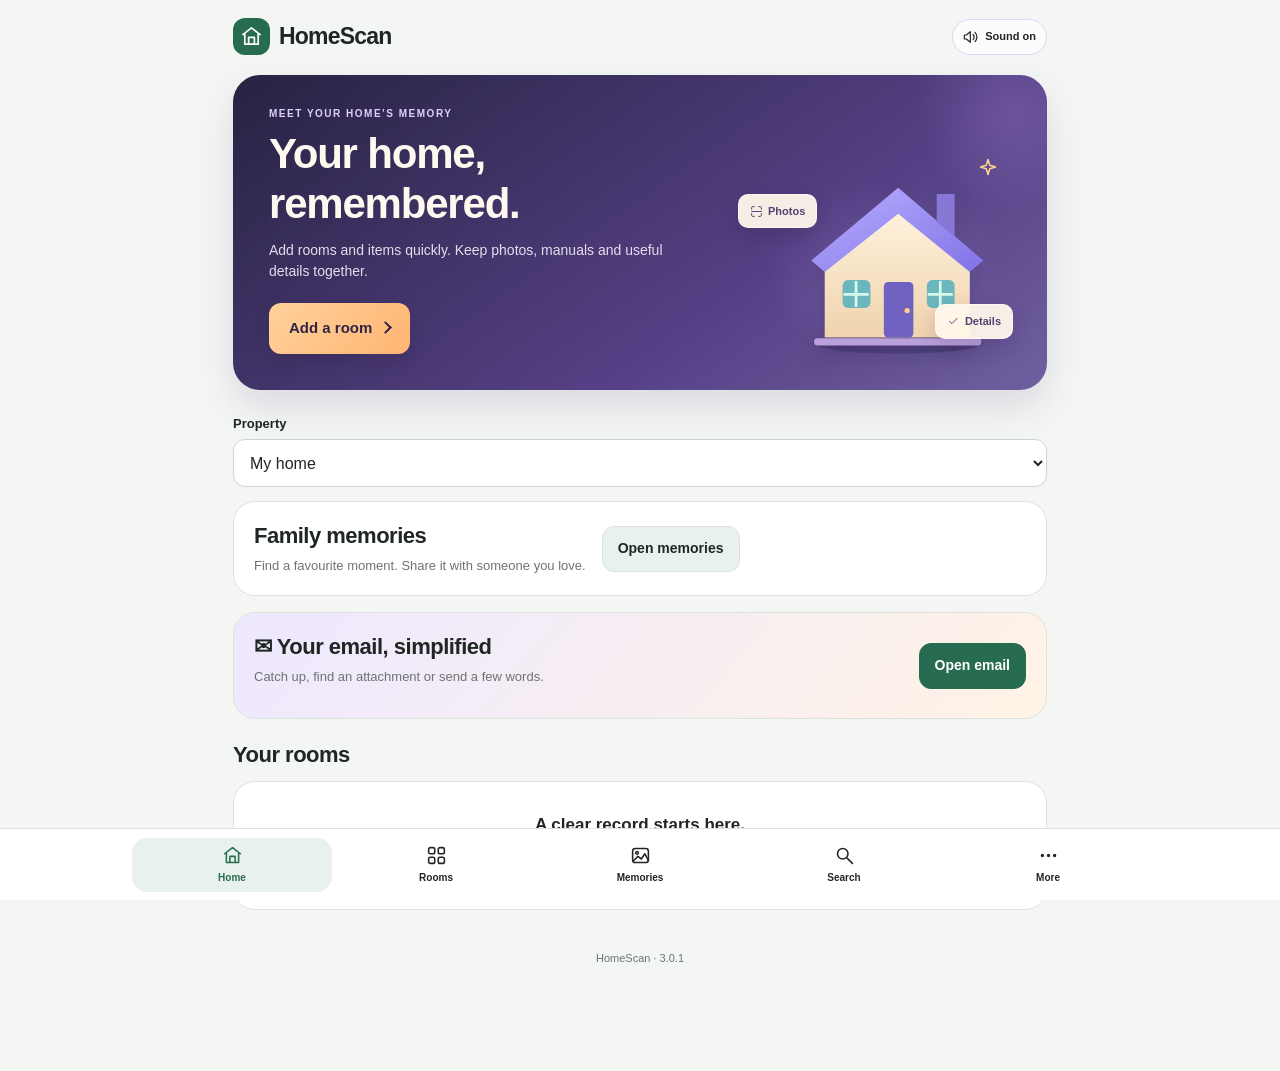
<file: index.html>
<!doctype html>
<html lang="en"><head><meta charset="utf-8"><meta name="viewport" content="width=device-width,initial-scale=1,viewport-fit=cover"><meta name="theme-color" content="#f7f4fd"><meta name="apple-mobile-web-app-capable" content="yes"><meta name="apple-mobile-web-app-title" content="HomeScan"><title>HomeScan — Your home, remembered</title><script>(async()=>{try{if('serviceWorker'in navigator){for(const r of await navigator.serviceWorker.getRegistrations())await r.unregister();}if('caches'in window){for(const k of await caches.keys())await caches.delete(k);}}catch(e){console.warn('HomeScan cache reset',e);}})();</script><link rel="manifest" href="manifest.webmanifest"><link rel="apple-touch-icon" href="icon-192.png"><link rel="stylesheet" href="styles-3.0.1.css"><script defer src="core.js?v=3.0.1"></script><script defer src="catalog.js?v=3.0.1"></script><script defer src="focused.js?v=3.0.1"></script><script defer src="detection.js?v=3.0.1"></script><script defer src="experience.js?v=3.0.1"></script><script defer src="memories.js?v=3.0.1"></script><script defer src="voice.js?v=3.0.1"></script><script defer src="email-config.js?v=3.0.1"></script><script defer src="email.js?v=3.0.1"></script><script defer src="app-3.0.1.js"></script></head>
<body><div class="app"><header class="header"><a href="#home" class="brand" aria-label="HomeScan home"><span class="brand-icon" aria-hidden="true">⌂</span>HomeScan</a><button type="button" id="soundToggle" class="sound-toggle" aria-label="Toggle interaction sound"></button></header><div id="notice" class="notice hidden" role="status"></div><main id="content"><section class="card"><h1>Your home, remembered.</h1><p>Opening your room records…</p></section></main><footer>HomeScan · 3.0.1</footer></div><nav class="bottom-nav" aria-label="Main navigation"><button type="button" data-action="nav" data-page="home">Home</button><button type="button" data-action="nav" data-page="rooms">Rooms</button><button type="button" data-action="nav" data-page="memories">Memories</button><button type="button" data-action="nav" data-page="search">Search</button><button type="button" data-action="nav" data-page="more">More</button></nav><div id="toast" role="status" class="toast hidden"></div><div id="celebration" class="celebration hidden" aria-hidden="true"></div><dialog id="dialog" aria-labelledby="dialogTitle"><div id="dialogBody"></div></dialog><input class="hidden" id="photoInput" type="file" accept="image/*" capture="environment"><input class="hidden" id="galleryInput" type="file" accept="image/*"><input class="hidden" id="labelInput" type="file" accept="image/*" capture="environment"><input class="hidden" id="documentPhotoInput" type="file" accept="image/*" capture="environment"><input class="hidden" id="documentScanInput" type="file" accept="image/*" capture="environment"><input class="hidden" id="documentInput" type="file" accept="application/pdf,image/*"><input class="hidden" id="memoryFiles" type="file" accept="image/*,video/*" multiple><input class="hidden" id="memoryRestore" type="file" accept=".hsm,application/octet-stream"><input class="hidden" id="restoreInput" type="file" accept="application/json,.json"></body></html>
</file>
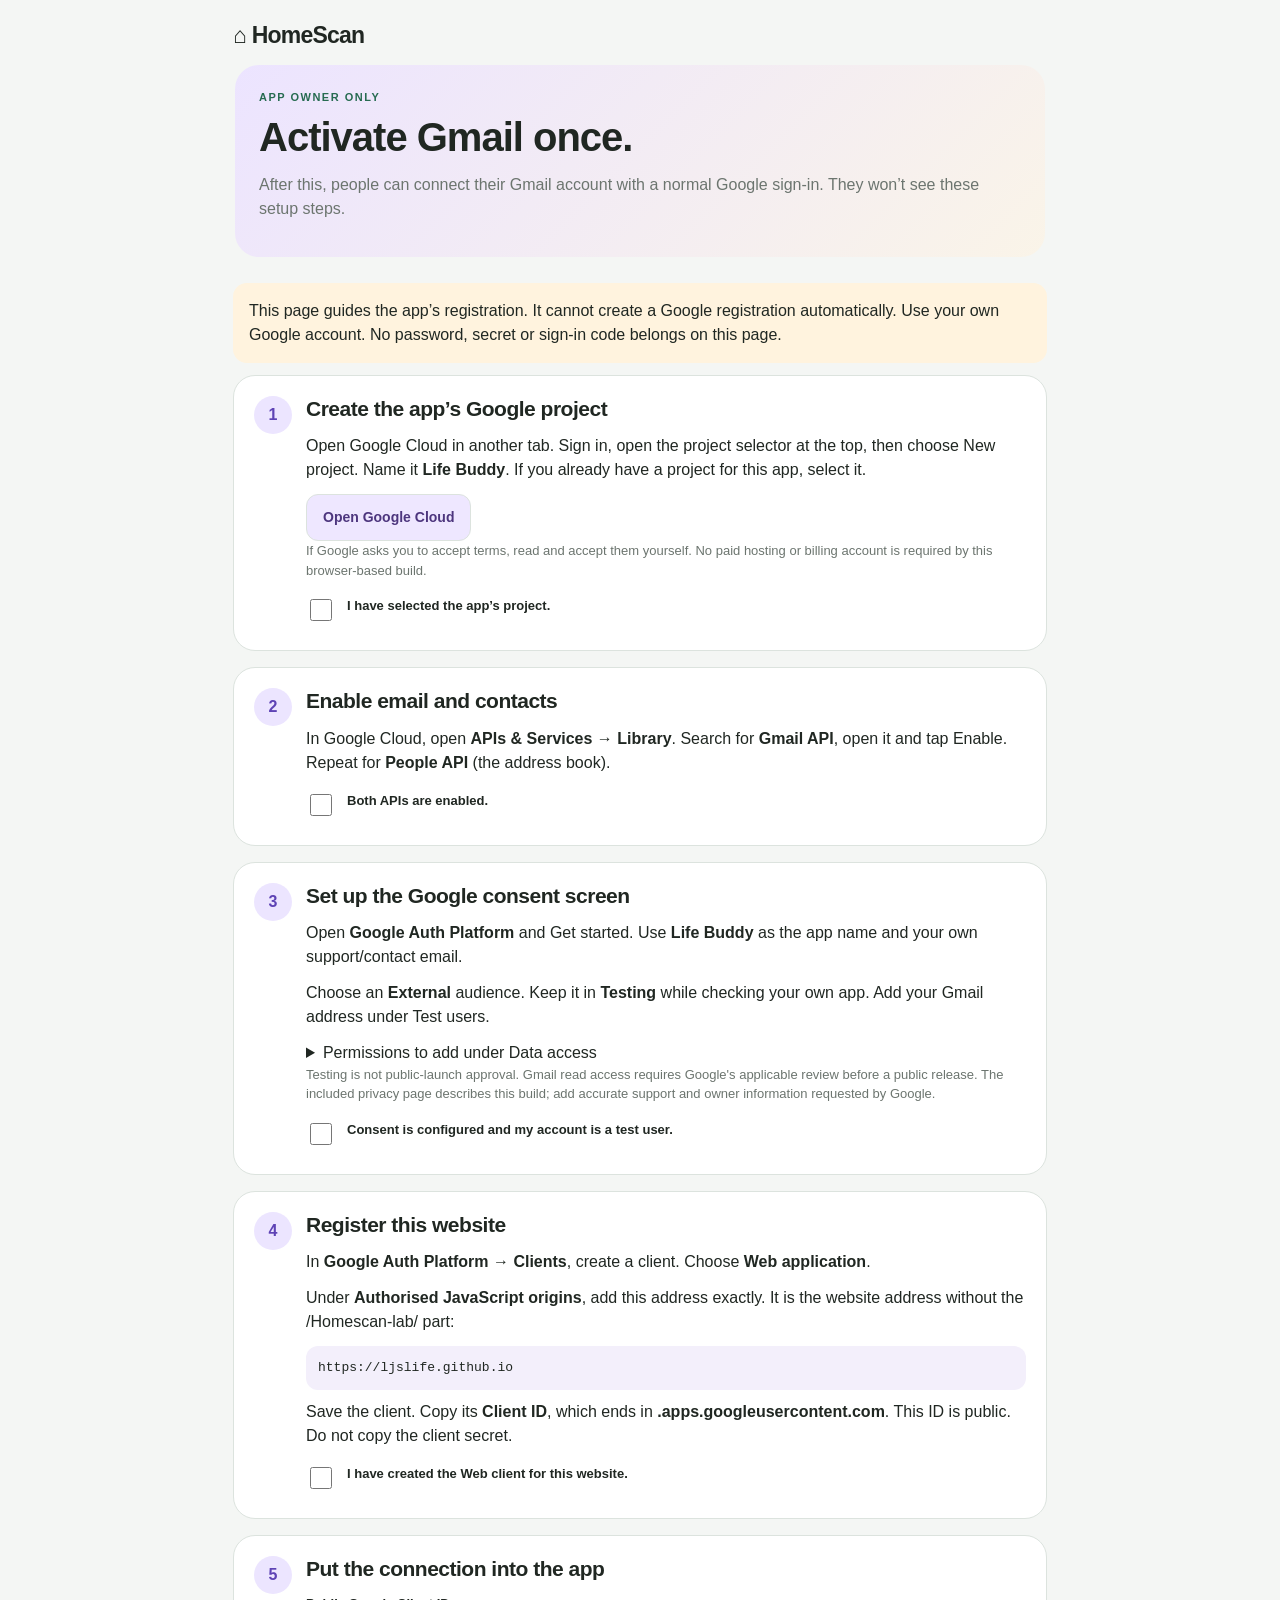
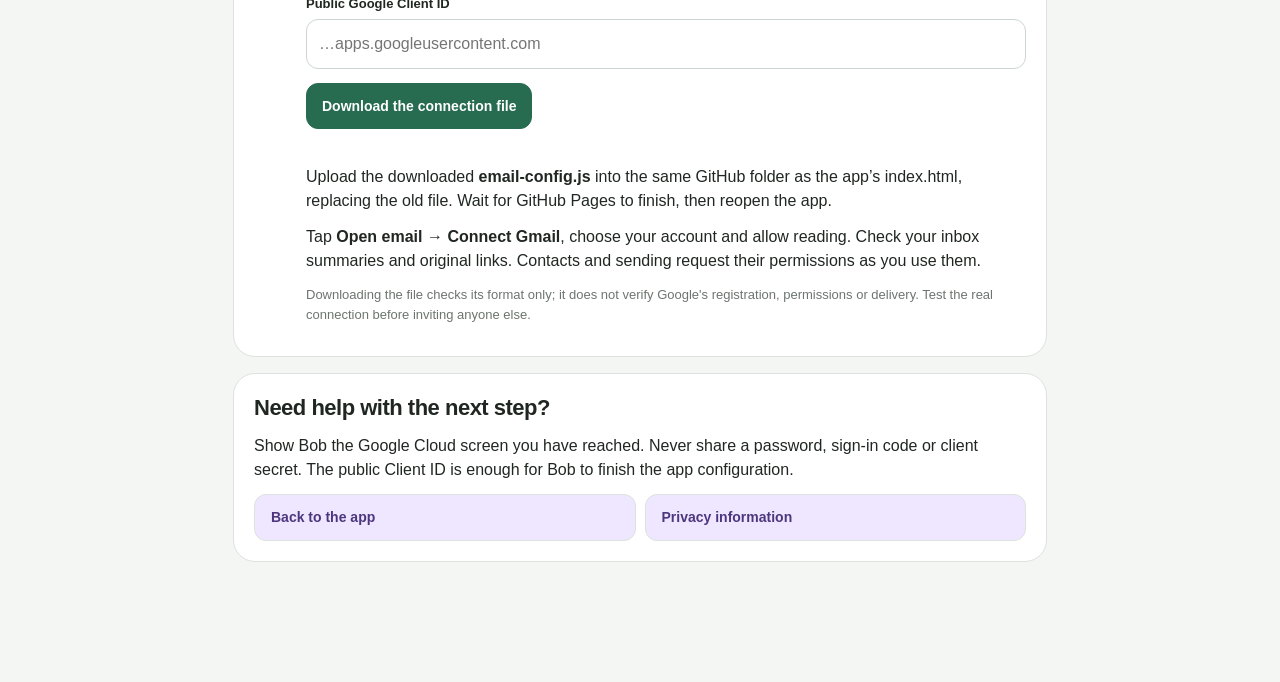
<file: email-owner.html>
<!doctype html><html lang="en"><head><meta charset="utf-8"><meta name="viewport" content="width=device-width,initial-scale=1"><title>Life Buddy · Gmail activation for the app owner</title><link rel="stylesheet" href="styles.css?v=2.7.1"><style>.owner-step{display:flex;gap:14px;align-items:flex-start}.owner-step .number{display:grid;place-items:center;flex-shrink:0;width:38px;height:38px;border-radius:50%;background:#ece5ff;color:#5e43b5;font-weight:750}.owner-step>div{min-width:0}code{display:block;white-space:pre-wrap;overflow-wrap:anywhere;background:#f3effb;padding:12px;border-radius:12px;font-size:13px;margin:10px 0}.owner-check{display:flex;gap:12px;align-items:flex-start;margin-top:16px}.owner-check input{width:22px;height:22px;flex-shrink:0}a.button{display:inline-block;padding:12px 16px;border-radius:12px;text-decoration:none;background:#eee7ff;color:#4d367e;font-weight:650}.owner-note{background:#fff3de;padding:16px;border-radius:14px}.owner-step h2{font-size:21px}.owner-state{min-height:24px;overflow-wrap:anywhere}</style></head><body><main class="app"><a class="brand" href="./">⌂ HomeScan</a><section class="hero email-hero"><div class="eyebrow">App owner only</div><h1>Activate Gmail once.</h1><p>After this, people can connect their Gmail account with a normal Google sign-in. They won’t see these setup steps.</p></section><p class="owner-note">This page guides the app’s registration. It cannot create a Google registration automatically. Use your own Google account. No password, secret or sign-in code belongs on this page.</p>
<section class="card owner-step"><span class="number">1</span><div><h2>Create the app’s Google project</h2><p>Open Google Cloud in another tab. Sign in, open the project selector at the top, then choose New project. Name it <strong>Life Buddy</strong>. If you already have a project for this app, select it.</p><a class="button" href="https://console.cloud.google.com/" target="_blank" rel="noopener noreferrer">Open Google Cloud</a><p class="small">If Google asks you to accept terms, read and accept them yourself. No paid hosting or billing account is required by this browser-based build.</p><label class="owner-check"><input type="checkbox" data-step="project">I have selected the app’s project.</label></div></section>
<section class="card owner-step"><span class="number">2</span><div><h2>Enable email and contacts</h2><p>In Google Cloud, open <strong>APIs & Services → Library</strong>. Search for <strong>Gmail API</strong>, open it and tap Enable. Repeat for <strong>People API</strong> (the address book).</p><label class="owner-check"><input type="checkbox" data-step="apis">Both APIs are enabled.</label></div></section>
<section class="card owner-step"><span class="number">3</span><div><h2>Set up the Google consent screen</h2><p>Open <strong>Google Auth Platform</strong> and Get started. Use <strong>Life Buddy</strong> as the app name and your own support/contact email.</p><p>Choose an <strong>External</strong> audience. Keep it in <strong>Testing</strong> while checking your own app. Add your Gmail address under Test users.</p><details><summary>Permissions to add under Data access</summary><p class="small">Reading is requested when connecting. Contacts and sending are requested when used.</p><code id="scopes">https://www.googleapis.com/auth/gmail.readonly
https://www.googleapis.com/auth/gmail.send
https://www.googleapis.com/auth/contacts.readonly
https://www.googleapis.com/auth/contacts.other.readonly</code></details><p class="small">Testing is not public-launch approval. Gmail read access requires Google's applicable review before a public release. The included privacy page describes this build; add accurate support and owner information requested by Google.</p><label class="owner-check"><input type="checkbox" data-step="consent">Consent is configured and my account is a test user.</label></div></section>
<section class="card owner-step"><span class="number">4</span><div><h2>Register this website</h2><p>In <strong>Google Auth Platform → Clients</strong>, create a client. Choose <strong>Web application</strong>.</p><p>Under <strong>Authorised JavaScript origins</strong>, add this address exactly. It is the website address without the /Homescan-lab/ part:</p><code>https://ljslife.github.io</code><p>Save the client. Copy its <strong>Client ID</strong>, which ends in <strong>.apps.googleusercontent.com</strong>. This ID is public. Do not copy the client secret.</p><label class="owner-check"><input type="checkbox" data-step="client">I have created the Web client for this website.</label></div></section>
<section class="card owner-step"><span class="number">5</span><div><h2>Put the connection into the app</h2><div class="field"><label for="publicClient">Public Google Client ID</label><input id="publicClient" type="text" autocomplete="off" spellcheck="false" placeholder="…apps.googleusercontent.com"></div><button id="downloadConfig" type="button" class="primary">Download the connection file</button><p id="ownerStatus" class="owner-state" role="status"></p><p>Upload the downloaded <strong>email-config.js</strong> into the same GitHub folder as the app’s index.html, replacing the old file. Wait for GitHub Pages to finish, then reopen the app.</p><p>Tap <strong>Open email → Connect Gmail</strong>, choose your account and allow reading. Check your inbox summaries and original links. Contacts and sending request their permissions as you use them.</p><p class="small">Downloading the file checks its format only; it does not verify Google's registration, permissions or delivery. Test the real connection before inviting anyone else.</p></div></section>
<section class="card"><h2>Need help with the next step?</h2><p>Show Bob the Google Cloud screen you have reached. Never share a password, sign-in code or client secret. The public Client ID is enough for Bob to finish the app configuration.</p><div class="actions"><a href="./" class="button">Back to the app</a><a href="privacy.html" class="button">Privacy information</a></div></section></main><script>
(()=>{'use strict';for(const c of document.querySelectorAll('[data-step]')){try{c.checked=localStorage.getItem('homescan.owner.'+c.dataset.step)==='yes';}catch{}c.addEventListener('change',()=>{try{localStorage.setItem('homescan.owner.'+c.dataset.step,c.checked?'yes':'no');}catch{}});}document.getElementById('downloadConfig').onclick=()=>{const value=document.getElementById('publicClient').value.trim(),status=document.getElementById('ownerStatus');if(!/^[\w.-]+\.apps\.googleusercontent\.com$/.test(value)){status.textContent='Use the public Client ID ending in .apps.googleusercontent.com. Do not enter a client secret.';return;}const data='// Public Google Web client ID; no secret or access token.\nwindow.HomeScanEmailConfig='+JSON.stringify({clientId:value})+';\n';const url=URL.createObjectURL(new Blob([data],{type:'text/javascript'})),a=document.createElement('a');a.href=url;a.download='email-config.js';a.click();setTimeout(()=>URL.revokeObjectURL(url),60000);status.textContent='Connection file downloaded. Replace email-config.js in your GitHub app folder. Gmail still needs a real connection test.';};})();
</script></body></html>
</file>
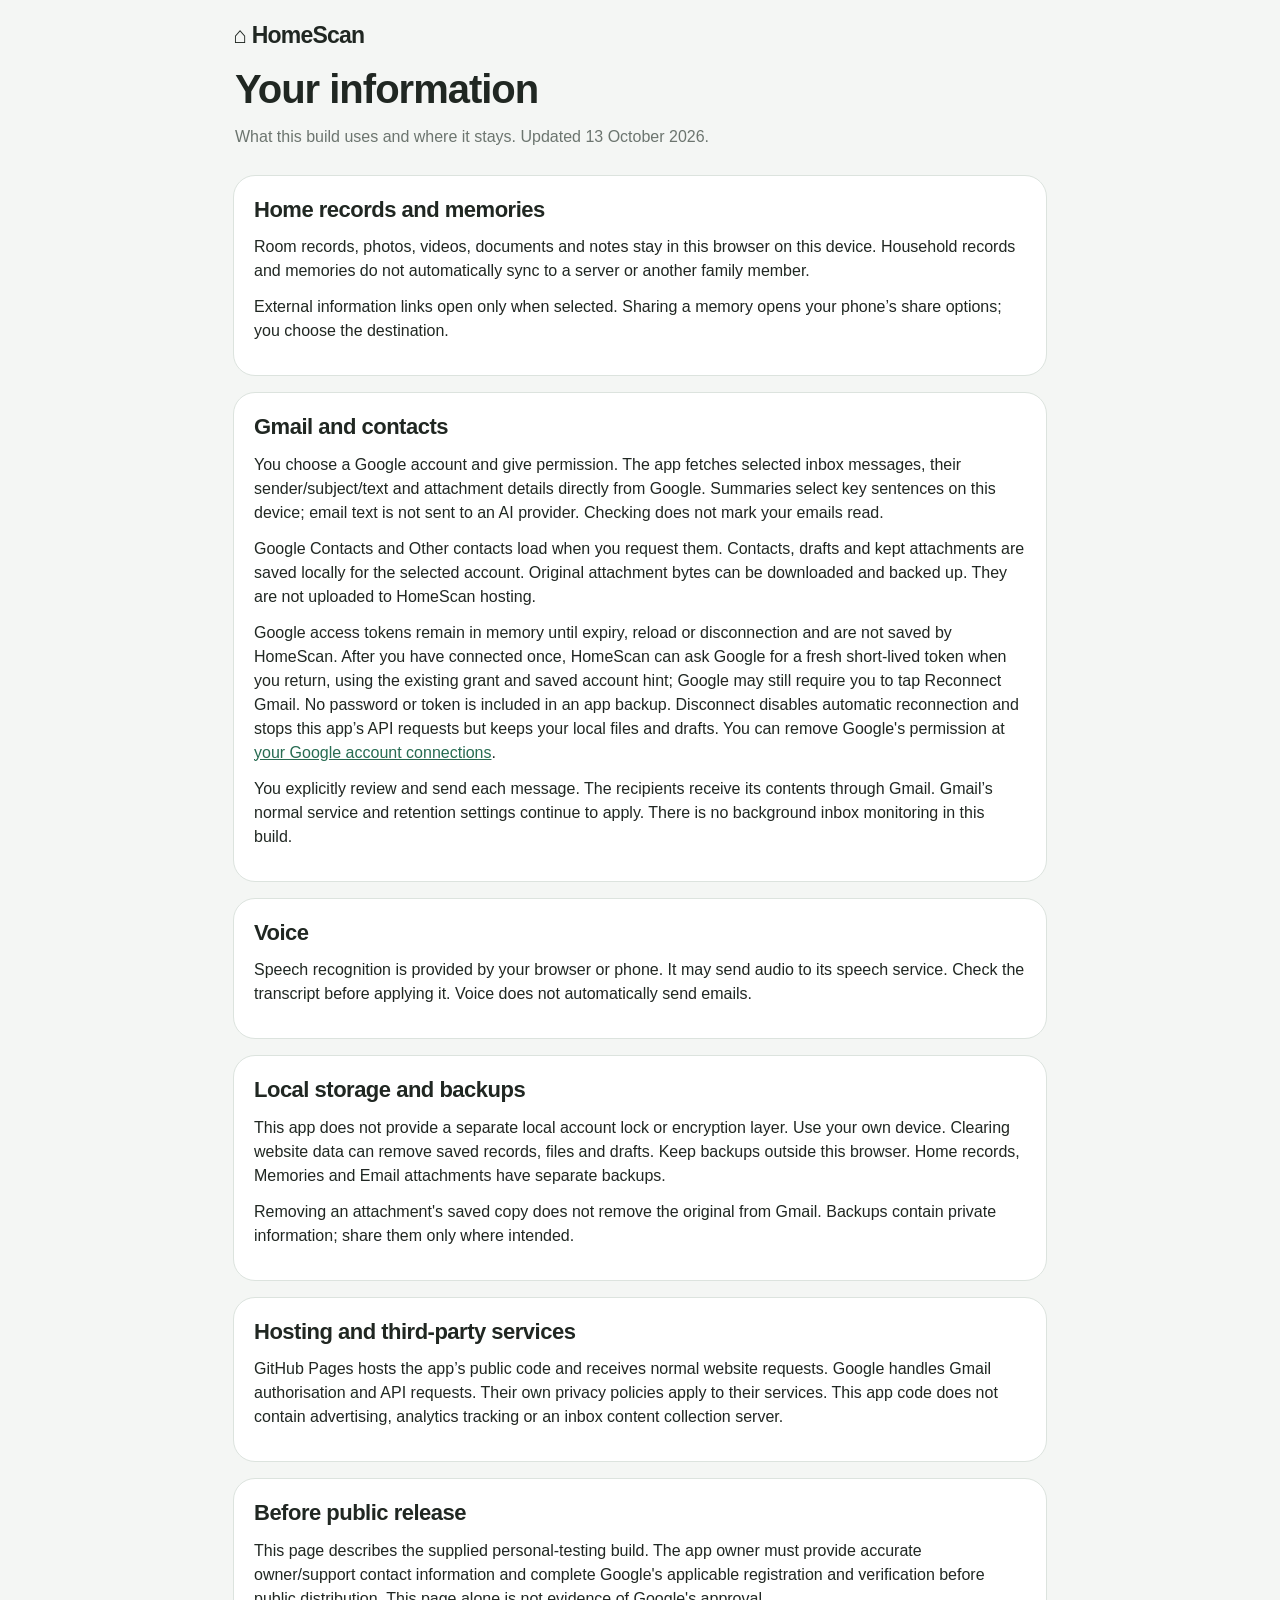
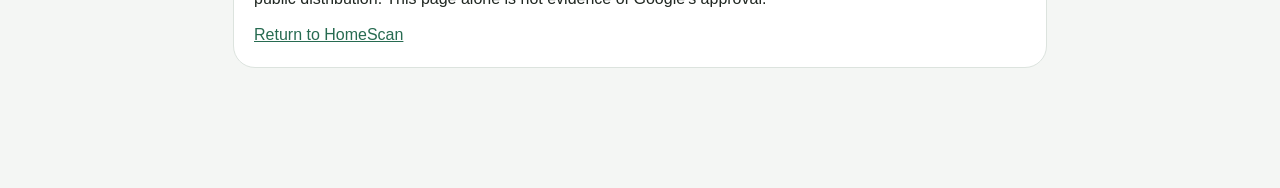
<file: privacy.html>
<!doctype html><html lang="en"><head><meta charset="utf-8"><meta name="viewport" content="width=device-width,initial-scale=1"><title>HomeScan · Privacy information</title><link rel="stylesheet" href="styles-3.0.1.css"></head><body><main class="app"><a class="brand" href="./">⌂ HomeScan</a><section class="hero"><h1>Your information</h1><p>What this build uses and where it stays. Updated 13 October 2026.</p></section><section class="card"><h2>Home records and memories</h2><p>Room records, photos, videos, documents and notes stay in this browser on this device. Household records and memories do not automatically sync to a server or another family member.</p><p>External information links open only when selected. Sharing a memory opens your phone’s share options; you choose the destination.</p></section><section class="card"><h2>Gmail and contacts</h2><p>You choose a Google account and give permission. The app fetches selected inbox messages, their sender/subject/text and attachment details directly from Google. Summaries select key sentences on this device; email text is not sent to an AI provider. Checking does not mark your emails read.</p><p>Google Contacts and Other contacts load when you request them. Contacts, drafts and kept attachments are saved locally for the selected account. Original attachment bytes can be downloaded and backed up. They are not uploaded to HomeScan hosting.</p><p>Google access tokens remain in memory until expiry, reload or disconnection and are not saved by HomeScan. After you have connected once, HomeScan can ask Google for a fresh short-lived token when you return, using the existing grant and saved account hint; Google may still require you to tap Reconnect Gmail. No password or token is included in an app backup. Disconnect disables automatic reconnection and stops this app’s API requests but keeps your local files and drafts. You can remove Google's permission at <a href="https://myaccount.google.com/connections" target="_blank" rel="noopener noreferrer">your Google account connections</a>.</p><p>You explicitly review and send each message. The recipients receive its contents through Gmail. Gmail’s normal service and retention settings continue to apply. There is no background inbox monitoring in this build.</p></section><section class="card"><h2>Voice</h2><p>Speech recognition is provided by your browser or phone. It may send audio to its speech service. Check the transcript before applying it. Voice does not automatically send emails.</p></section><section class="card"><h2>Local storage and backups</h2><p>This app does not provide a separate local account lock or encryption layer. Use your own device. Clearing website data can remove saved records, files and drafts. Keep backups outside this browser. Home records, Memories and Email attachments have separate backups.</p><p>Removing an attachment's saved copy does not remove the original from Gmail. Backups contain private information; share them only where intended.</p></section><section class="card"><h2>Hosting and third-party services</h2><p>GitHub Pages hosts the app’s public code and receives normal website requests. Google handles Gmail authorisation and API requests. Their own privacy policies apply to their services. This app code does not contain advertising, analytics tracking or an inbox content collection server.</p></section><section class="card"><h2>Before public release</h2><p>This page describes the supplied personal-testing build. The app owner must provide accurate owner/support contact information and complete Google's applicable registration and verification before public distribution. This page alone is not evidence of Google's approval.</p><a href="./">Return to HomeScan</a></section></main></body></html>
</file>
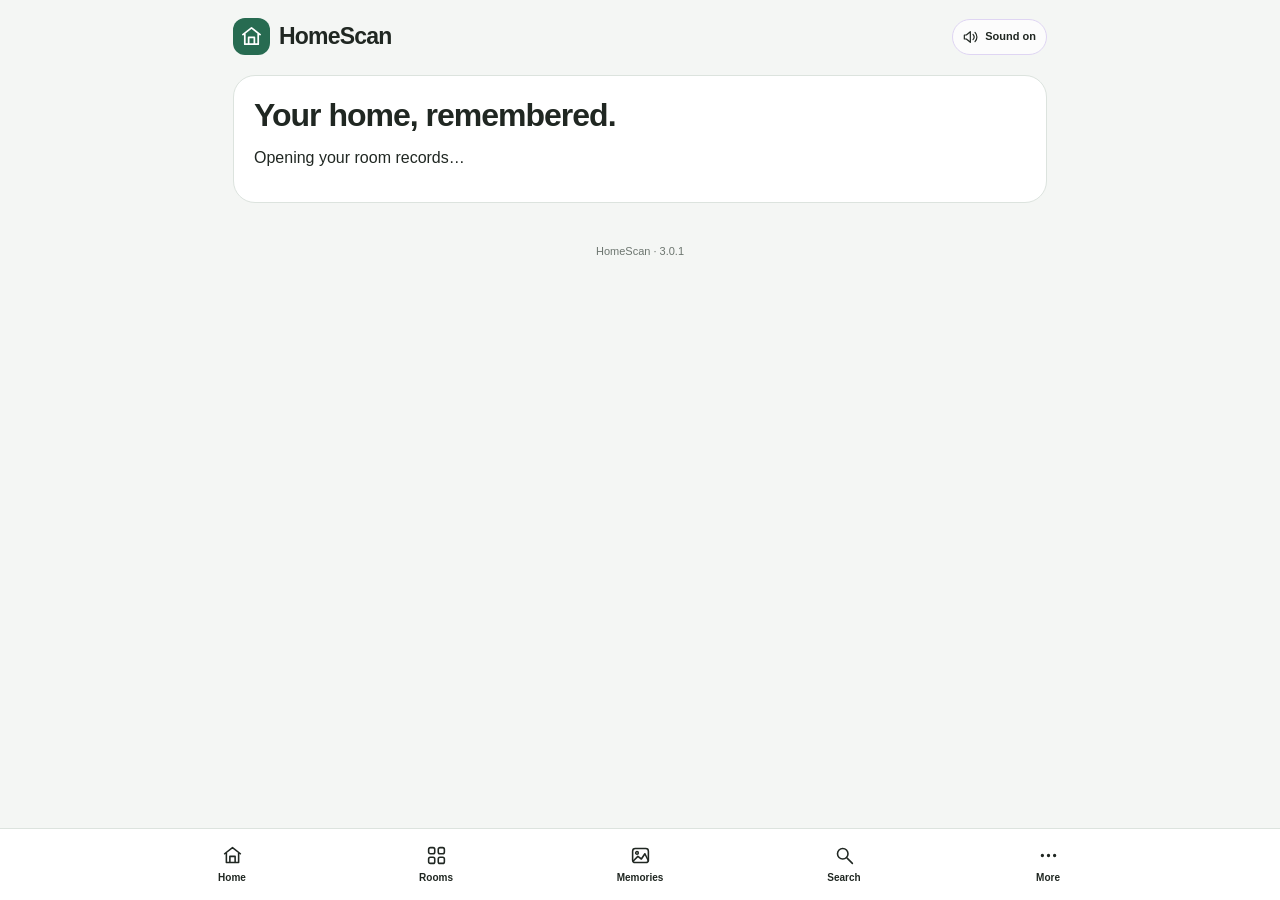
<file: reset.html>
<!doctype html><html lang="en"><head><meta charset="utf-8"><meta name="viewport" content="width=device-width,initial-scale=1"><title>Reset HomeScan</title></head><body style="font-family:-apple-system,BlinkMacSystemFont,Segoe UI,sans-serif;padding:32px"><h1>Refreshing HomeScan…</h1><p>This clears the old offline files and opens the current build.</p><script>(async()=>{try{if("serviceWorker" in navigator){for(const r of await navigator.serviceWorker.getRegistrations())await r.unregister();}if("caches" in window){for(const k of await caches.keys())await caches.delete(k);}}finally{location.replace("./?build=3.0.1&t="+Date.now());}})();</script></body></html>
</file>
<file: styles-3.0.1.css>
:root{--bg:#f4f6f1;--paper:#fff;--ink:#20362b;--muted:#68776d;--green:#276b51;--light:#e8f0e6;--line:#dce5da;--amber:#fff0d2;--amber-ink:#82591e;--red:#a4463c}*{box-sizing:border-box}body{margin:0;background:var(--bg);color:var(--ink);font:16px/1.5 -apple-system,BlinkMacSystemFont,"Segoe UI",sans-serif}button,input,select,textarea{font:inherit}button,a,input,select,textarea{-webkit-tap-highlight-color:transparent}button{cursor:pointer;min-height:46px;border-radius:12px;padding:10px 15px;border:1px solid var(--line);background:white;color:var(--ink);font-size:14px;font-weight:650}button.primary,.button.primary{background:var(--green);color:white;border-color:var(--green)}button.soft{background:var(--light)}button.danger{color:var(--red);background:#fff4f1;border-color:#eedbd3}button:disabled{opacity:.45;cursor:default}button:focus-visible,a:focus-visible{outline:3px solid #83b499;outline-offset:3px}a{color:var(--green);overflow-wrap:anywhere}h1,h2,h3,p{margin-top:0}h1{font-size:32px;letter-spacing:-1px;line-height:1.2;margin-bottom:12px}h2{font-size:22px;line-height:1.25;letter-spacing:-.5px;margin-bottom:12px}h3{font-size:17px;margin-bottom:6px}p{margin-bottom:12px}.app{max-width:850px;margin:auto;padding:calc(env(safe-area-inset-top) + 18px) 18px calc(env(safe-area-inset-bottom) + 104px)}.header{display:flex;justify-content:space-between;align-items:center;gap:10px;margin-bottom:26px}.brand{display:flex;align-items:center;gap:9px;font-size:23px;font-weight:750;letter-spacing:-.7px;text-decoration:none;color:var(--ink)}.brand-icon{width:37px;height:37px;display:grid;place-items:center;font-size:31px;border-radius:12px;background:var(--light);color:var(--green)}.privacy-label{font-size:12px;color:var(--muted)}.hero{margin:12px 2px 26px;max-width:580px}.hero p,.muted{color:var(--muted)}.eyebrow{text-transform:uppercase;letter-spacing:1.5px;font-size:11px;font-weight:700;color:var(--green);margin-bottom:8px}.card{background:white;border:1px solid var(--line);border-radius:20px;padding:20px;margin-bottom:16px}.card.tint{background:#edf3e8}.empty{text-align:center;padding:30px 12px;color:var(--muted)}.empty h2,.empty h3{color:var(--ink)}.actions{display:flex;gap:9px;align-items:center;flex-wrap:wrap}.actions>*{flex:1}.actions .wide{flex-basis:100%}.stack{display:grid;gap:12px}.grid{display:grid;gap:14px}.room-grid{grid-template-columns:repeat(auto-fit,minmax(230px,1fr))}.section-head{display:flex;justify-content:space-between;align-items:center;gap:12px;flex-wrap:wrap;margin:22px 0 12px}.section-head h2{margin:0}.room-card{padding:0;text-align:left;border-radius:18px;overflow:hidden;background:white;display:block;min-width:0}.room-card img,.room-empty{width:100%;height:145px;object-fit:cover;background:#e8eee5;display:block}.room-empty{display:grid;place-items:center;color:#72907c;font-size:42px}.room-caption{padding:14px 16px}.room-caption strong{display:block;font-size:18px}.small{font-size:13px;color:var(--muted)}label{display:block;font-size:13px;font-weight:650;margin-bottom:6px}input:not([type=checkbox]),select,textarea{width:100%;border:1px solid var(--line);border-radius:12px;background:#fafbf8;color:var(--ink);padding:12px;min-height:48px;font-size:16px}textarea{min-height:98px;resize:vertical}input:focus,select:focus,textarea:focus{outline:2px solid #99bea5;outline-offset:2px}.field{margin-bottom:14px}.fields{display:grid;gap:0 14px}.checkbox{display:flex;gap:10px;align-items:center;font-size:14px;font-weight:500}.checkbox input{width:21px;height:21px}.bottom-nav{position:fixed;bottom:0;left:0;right:0;z-index:20;display:flex;justify-content:center;background:#fffffff5;backdrop-filter:blur(16px);border-top:1px solid var(--line);padding:8px 8px calc(env(safe-area-inset-bottom) + 8px);gap:4px}.bottom-nav button{border:0;background:transparent;font-size:12px;flex:1;max-width:200px;padding:10px 7px}.bottom-nav button.active{background:var(--light);color:var(--green)}.item-card{display:flex;gap:14px;padding:15px 0;border-bottom:1px solid var(--line);align-items:flex-start}.item-card:last-child{border-bottom:0}.item-thumb{width:100px;min-width:100px;height:100px;object-fit:contain;background:#f1f4ed;border-radius:13px;display:block;border:1px solid var(--line)}.item-no-photo{display:grid;place-items:center;font-size:12px;text-align:center;color:var(--muted);padding:8px}.item-copy{min-width:0;flex:1}.item-copy h3{overflow-wrap:anywhere}.item-copy .actions{margin-top:10px;gap:6px}.item-copy .actions>*{flex:initial;min-height:40px;padding:8px 10px;font-size:12px}.pill{display:inline-block;border-radius:999px;padding:3px 8px;background:var(--light);color:var(--green);font-size:11px;white-space:nowrap}.pill.review{background:var(--amber);color:var(--amber-ink)}.qty{display:flex;gap:6px;align-items:center;margin-top:10px;font-size:13px}.qty button{min-height:34px;width:34px;padding:4px;font-size:16px}.camera{position:relative;border-radius:16px;background:#142b21;overflow:hidden;aspect-ratio:4/3}.camera video,.camera canvas{position:absolute;inset:0;width:100%;height:100%;object-fit:cover}.camera canvas{pointer-events:none}.camera-label{position:absolute;bottom:12px;left:12px;background:#0c201ac7;color:#e6eee7;border-radius:999px;padding:7px 11px;font-size:12px}.camera-idle{position:absolute;inset:0;display:grid;place-items:center;text-align:center;color:#b5c7b9;font-size:14px;padding:30px}.steps{display:flex;gap:8px;margin-bottom:16px}.steps button{flex:1}.steps button.active{background:var(--light);border-color:#93b69b}.notice{padding:13px 15px;border-radius:13px;background:var(--amber);color:var(--amber-ink);font-size:14px;margin-bottom:16px}.toast{position:fixed;z-index:100;left:16px;right:16px;bottom:calc(env(safe-area-inset-bottom) + 87px);max-width:700px;margin:auto;background:#203b2ef5;color:white;padding:13px 17px;border-radius:13px;box-shadow:0 8px 24px #12201633;font-size:14px}.toast button{margin-left:10px;min-height:32px;padding:4px 10px}dialog{border:1px solid var(--line);border-radius:21px;padding:0;width:calc(100% - 24px);max-width:700px;max-height:90dvh;color:var(--ink);background:white}dialog::backdrop{background:#11291ecc;backdrop-filter:blur(3px)}.dialog-top{position:sticky;top:0;z-index:2;background:white;padding:17px 20px;border-bottom:1px solid var(--line);display:flex;align-items:center;justify-content:space-between;gap:12px}.dialog-top h2{margin:0}.dialog-body{padding:20px}.dialog-photo{display:block;width:100%;max-height:320px;object-fit:contain;background:#f3f5ef;border-radius:14px;margin-bottom:14px}.label-photo{max-height:230px}.divider{border-top:1px solid var(--line);padding-top:18px;margin-top:20px}.document-row{display:flex;align-items:center;gap:10px;margin:10px 0;overflow-wrap:anywhere}.document-row>*:first-child{flex:1}.links a,.button{display:inline-flex;justify-content:center;align-items:center;border:1px solid var(--line);border-radius:12px;min-height:45px;padding:9px 12px;text-decoration:none;font-size:14px;font-weight:650;background:white}.links{display:flex;gap:8px;flex-wrap:wrap}.check-banner{background:#fff4df;padding:13px;border-radius:12px;margin-bottom:14px;font-size:13px}.help-topic{padding:15px 0;border-bottom:1px solid var(--line)}.help-topic:last-child{border:0}.due-row{display:flex;gap:12px;align-items:flex-start;padding:12px 0;border-bottom:1px solid var(--line)}.due-row>*:first-child{flex:1}.progress-note{font-size:13px;color:var(--muted);min-height:22px;margin:12px 0}.room-toolbar{position:sticky;bottom:85px;background:#fffdf8eF;backdrop-filter:blur(10px);border:1px solid var(--line);border-radius:15px;padding:12px;margin-top:16px;z-index:5}footer{text-align:center;font-size:11px;color:var(--muted);padding:24px 0 0}.hidden{display:none!important}@media(min-width:640px){.fields{grid-template-columns:1fr 1fr}.fields .full{grid-column:1/-1}.hero h1{font-size:40px}}@media(max-width:360px){.app{padding-left:12px;padding-right:12px}.card{padding:16px}.item-thumb{width:78px;min-width:78px;height:78px}.item-card{gap:10px}}

.qty{flex-wrap:wrap}.qty .danger{margin-left:0!important;flex-basis:100%;width:auto}.editor-tabs{display:flex;gap:5px;background:white;padding:0 0 14px;position:sticky;top:76px;z-index:3}.editor-tabs button{flex:1;font-size:12px;padding:8px 5px}.editor-tabs button.active{background:var(--light);color:var(--green)}.editor-save{position:sticky;bottom:-20px;background:white;padding:13px 0 3px;border-top:1px solid var(--line);margin-top:18px;z-index:3}.editor-panel .divider:first-child{border-top:0;padding-top:0;margin-top:0}

.editor-save{bottom:0;padding-bottom:12px;background:white;box-shadow:0 -8px 12px #fffffff5}.editor-save button{font-size:13px;padding:10px 9px;min-height:46px}
/* HomeScan experience: warm, expressive and readable. */
:root{--bg:#f7f5fb;--ink:#27243e;--muted:#777287;--green:#6650ce;--light:#eee9ff;--line:#e4deec}body{background:radial-gradient(ellipse at 100% 0,#e9e0ff 0,transparent 42%),var(--bg)}.header{margin-bottom:20px}.brand-icon{background:linear-gradient(140deg,#8b73f1,#5745b5);color:white;box-shadow:0 7px 18px #6650ce29}.brand-icon svg{width:23px;height:23px}.brand{letter-spacing:-.8px}.sound-toggle{display:flex;align-items:center;gap:6px;min-height:36px;padding:6px 10px;font-size:11px;background:#ffffffb8;border-color:#dfd5f3;border-radius:999px}.sound-toggle svg{width:16px;height:16px}.hero-home{position:relative;border-radius:27px;background:linear-gradient(145deg,#272342,#554085 64%,#7060a0);color:white;padding:25px 23px 15px;overflow:hidden;box-shadow:0 17px 38px #39236a22;margin:0 0 24px;max-width:none}.hero-home:before{content:"";position:absolute;width:210px;height:210px;border-radius:50%;background:radial-gradient(circle,#ae8cdf40,transparent 65%);right:-70px;top:-70px}.hero-home .eyebrow{color:#dfcfff;font-size:10px;position:relative}.hero-home h1{color:#fff8ef;font-size:35px;letter-spacing:-1.2px;position:relative;margin-bottom:10px}.hero-home p{color:#e5ddec;font-size:14px;max-width:330px;position:relative}.hero-floor{display:flex;align-items:center;gap:8px;justify-content:space-between;min-height:145px}.hero-primary.primary{background:linear-gradient(130deg,#ffd19a,#ffb573);color:#312343;border:0;box-shadow:0 8px 18px #19102325;padding:14px 20px;font-size:15px;white-space:nowrap;position:relative;z-index:3}.home-art{position:relative;min-width:175px;width:190px;height:153px;flex-shrink:0}.house-illustration{position:absolute;width:200px;height:160px;right:-13px;bottom:-1px;filter:drop-shadow(0 9px 10px #180d3933);animation:house-float 5s ease-in-out infinite}.art-halo{position:absolute;inset:18px 0 -6px;background:radial-gradient(ellipse,#d5b7ff33,transparent 65%);border-radius:50%}.art-chip{position:absolute;background:#fff8ebf2;border:1px solid #ffffff8a;box-shadow:0 8px 20px #21133629;color:#514373;font-size:9px;border-radius:10px;padding:6px 8px;display:flex;align-items:center;gap:5px;animation:chip-float 4.5s ease-in-out infinite}.art-chip svg{width:13px;height:13px}.chip-photo{left:-5px;top:16px;animation-delay:-1.4s}.chip-manual{right:-2px;bottom:12px;animation-delay:-2.8s}.art-spark{position:absolute;right:15px;top:1px;color:#ffd590;width:20px;height:20px;animation:spark-turn 8s ease-in-out infinite}.art-spark svg{width:100%;height:100%}.card{border-radius:22px;box-shadow:0 6px 20px #3a245005;border-color:#e3dceb}.card.tint{background:linear-gradient(120deg,#f3edff,#fff3e8)}button.primary,.button.primary{background:linear-gradient(135deg,#7b61df,#5946bc);border-color:transparent;box-shadow:0 5px 12px #5c45bd1b}button.soft{background:#eee8ff}input:not([type=checkbox]),select,textarea{background:#faf8fe;border-color:#ddd4e9}input:focus,select:focus,textarea:focus{outline-color:#b9a3ef}.room-card{box-shadow:0 8px 25px #35204e0a;border-color:#dfd5ec}.room-caption{position:relative}.room-caption:after{content:"↗";position:absolute;right:16px;top:16px;font-size:20px;color:#8b76cb}.room-card:hover .room-caption{background:#fbf8ff}.room-empty{background:linear-gradient(140deg,#dfd0f4,#f3d9ba);color:#796298}.bottom-nav{background:#fffdfefa;border-color:#e4dcee;padding-top:9px}.bottom-nav button{display:flex;align-items:center;justify-content:center;flex-direction:column;gap:4px;padding:7px 5px;border-radius:15px}.bottom-nav svg{width:21px;height:21px}.bottom-nav button.active{background:#eee8fb;color:#6650ce}.bottom-nav span{font-size:10px;font-weight:650}.pill{background:#e7f4ee;color:#39745b}.pill.review{background:#fff1d7;color:#8c6127}.item-thumb{background:#f0ebf7;box-shadow:0 4px 12px #3e29560a}.item-copy h3{letter-spacing:-.25px}.item-copy .actions button{border-color:#ded2ee}.item-card{border-color:#ece4f2}.camera{border:2px solid #e7dafd;box-shadow:0 7px 24px #533b7820}.scan-guide{position:absolute;inset:18px;pointer-events:none;z-index:4}.scan-guide span{position:absolute;width:23px;height:23px;border-color:#dcd2ff;border-style:solid}.scan-guide span:nth-child(1){left:0;top:0;border-width:3px 0 0 3px;border-radius:7px 0 0}.scan-guide span:nth-child(2){right:0;top:0;border-width:3px 3px 0 0;border-radius:0 7px 0 0}.scan-guide span:nth-child(3){left:0;bottom:0;border-width:0 0 3px 3px;border-radius:0 0 0 7px}.scan-guide span:nth-child(4){right:0;bottom:0;border-width:0 3px 3px 0;border-radius:0 0 7px}.scan-beam{display:none;position:absolute;left:4px;right:4px;height:1px;background:linear-gradient(90deg,transparent,#c4aaff,transparent);box-shadow:0 0 18px 4px #b59af542;top:50%}.scanning .scan-beam{display:block;animation:scan-sweep 3.5s ease-in-out infinite}.scanning{border-color:#ba9de8}.camera-label{background:#3a2557df}.room-toolbar{border-color:#ddceeb;box-shadow:0 10px 25px #3e1d4e10}.toast{background:linear-gradient(120deg,#342650,#514075);border:1px solid #8975a155;box-shadow:0 8px 27px #3b21532b;animation:toast-in 230ms ease-out}.toast:before{content:"✦";color:#ffd08f;padding-right:8px}.dialog-top{border-bottom-color:#ece4f3}.dialog-top button{border-color:#e3d7ef}.editor-tabs button.active{background:#eee7fd}.check-banner{border:1px solid #f2d6a5;background:#fff6e7}.auto-filled{animation:field-read 1.2s ease-out;border-color:#9f85dc!important}.celebration{position:fixed;left:50%;bottom:125px;z-index:120;pointer-events:none}.celebration span{position:absolute;width:6px;height:9px;border-radius:3px;animation:celebrate-dot 850ms ease-out forwards}.progress-note:has(+.actions) {transition:color .2s}.notice{border:1px solid #edd3a1}.hero-home .hero-primary:after{content:"↗";margin-left:9px}.brand:active{opacity:.8}.editor-tabs{box-shadow:0 6px 12px #fff}.editor-save{box-shadow:0 -10px 18px #fff}.divider{border-color:#ece3f2}
@keyframes house-float{0%,100%{transform:translateY(0)}50%{transform:translateY(-6px)}}@keyframes chip-float{0%,100%{transform:translateY(0) rotate(-2deg)}50%{transform:translateY(-5px) rotate(1deg)}}@keyframes spark-turn{0%,100%{transform:rotate(0) scale(1)}50%{transform:rotate(25deg) scale(1.15)}}@keyframes scan-sweep{0%,100%{transform:translateY(-70px);opacity:.4}50%{transform:translateY(70px);opacity:.8}}@keyframes toast-in{from{transform:translateY(12px);opacity:0}to{transform:translateY(0);opacity:1}}@keyframes field-read{0%{background:#d9c8fc;box-shadow:0 0 0 3px #b6a0e344}100%{background:#faf8fe;box-shadow:0 0 0 0 transparent}}@keyframes celebrate-dot{0%{opacity:1;transform:translate(0,0) rotate(0)}100%{opacity:0;transform:translate(var(--x),var(--y)) rotate(180deg)}}html[data-motion=off] *,html[data-motion=off] *:before,html[data-motion=off] *:after{animation:none!important;transition:none!important;scroll-behavior:auto!important}html[data-motion=off] .scan-beam{display:none}@media(prefers-reduced-motion:reduce){html:not([data-motion=on]) *{animation:none!important;transition:none!important}}@media(max-width:360px){.hero-home{padding:22px 19px 12px}.hero-home h1{font-size:31px}.home-art{min-width:142px;width:150px;height:135px}.house-illustration{width:170px;height:142px;right:-14px}.hero-primary.primary{padding:13px 14px;font-size:14px}.art-chip{font-size:8px;padding:5px}.chip-photo{left:-3px}.chip-manual{right:-6px}.hero-floor{gap:3px;min-height:135px}}@media(min-width:640px){.hero-home{min-height:265px;padding:31px 36px}.hero-home h1{font-size:42px}.hero-home p{max-width:430px}.hero-floor{min-height:65px}.home-art{position:absolute;right:34px;bottom:24px;width:255px;height:210px}.house-illustration{width:270px;height:215px}.chip-photo{top:38px;left:-20px}.chip-manual{bottom:27px;right:0}.art-chip{font-size:11px;padding:8px 11px}.hero-home .hero-primary{margin-top:4px}}
.hero-home .hero-primary:after{content:'';display:inline-block;width:7px;height:7px;border-top:2px solid currentColor;border-right:2px solid currentColor;transform:rotate(45deg);vertical-align:1px}
@media(max-width:639px){.home-art{min-width:0;width:140px;height:145px;flex:0 1 140px}.house-illustration{width:155px;height:135px;right:-5px;bottom:0}.art-chip{font-size:8px;padding:5px 6px}.chip-photo{left:0;top:15px}.chip-manual{right:0;bottom:8px}.art-spark{right:2px}}
@media(max-width:360px){.home-art{width:110px;flex-basis:110px;height:128px}.house-illustration{width:130px;height:120px;right:-5px}.art-chip{font-size:7px;padding:4px}.chip-photo{left:0;top:8px}.chip-manual{right:0;bottom:5px}}
.entry-prompt{padding:12px 14px;border-radius:12px;background:#eee9ff;color:#503d87;font-size:14px}.quick-choice select{background:#f0eaff;border-color:#d5c7eb}.fields .quick-choice{grid-column:1/-1}
.memory-hero{padding:26px;border-radius:24px;background:linear-gradient(125deg,#efe6ff,#fff0de);max-width:none}.memory-hero h1{color:#4b3277}.memory-storage-note{font-size:12px;color:var(--muted);margin:0 4px 18px}.memory-grid{display:grid;grid-template-columns:repeat(auto-fill,minmax(145px,1fr));gap:12px}.memory-grid>.empty{grid-column:1/-1}.memory-card{position:relative;border:1px solid var(--line);border-radius:18px;background:white;overflow:hidden;min-width:0}.memory-preview{border:0;border-radius:0;padding:0;display:block;width:100%;position:relative;background:#ece5f4;height:175px}.memory-preview img,.memory-preview video{width:100%;height:100%;object-fit:cover}.memory-caption{padding:11px 12px}.memory-caption strong,.memory-caption span{display:block;overflow-wrap:anywhere}.memory-caption strong{font-size:14px}.memory-caption span{font-size:11px;color:var(--muted);margin-top:3px}.memory-select{position:absolute;top:10px;left:10px;z-index:2;background:#fff;border-radius:8px;padding:5px;display:flex;box-shadow:0 2px 8px #0002}.memory-select input{width:20px;height:20px;accent-color:#6650ce;margin:0}.memory-select:has(:checked){background:#e3d6ff}.video-mark{position:absolute;bottom:9px;right:9px;border-radius:8px;background:#312442dc;color:#fff;font-size:11px;padding:4px 7px}.memory-tools{display:flex;gap:8px;align-items:center;margin-bottom:16px;flex-wrap:wrap}.memory-tools>span{font-size:13px;flex:1;min-width:140px}.memory-tools button{min-height:36px;font-size:12px;padding:6px 10px}.memory-sharebar{position:sticky;bottom:85px;margin-top:18px;background:#fffcf7ed;backdrop-filter:blur(12px);padding:12px;border:1px solid var(--line);border-radius:16px;z-index:4}.memory-sharebar p{margin:8px 0 0}.memory-view img,.memory-view video{width:100%;max-height:320px;object-fit:contain;border-radius:14px;background:#ede7f6}.preview-unavailable{font-size:12px;padding:20px;object-fit:contain!important}.memory-home-link{display:flex;align-items:center;gap:16px}.memory-home-link h2{margin-bottom:6px}.memory-home-link p{margin-bottom:0}.bottom-nav button{font-size:10px;padding-left:3px;padding-right:3px}@media(max-width:360px){.memory-grid{grid-template-columns:1fr 1fr;gap:9px}.memory-preview{height:140px}.memory-home-link{display:block}.memory-home-link button{margin-top:12px}}
.voice-button{min-height:34px;padding:5px 11px;font-size:12px;background:#eee8fb;color:#59438d;margin-top:6px;border-radius:999px}.voice-panel{background:#eee7fb;border:1px solid #d5c6ee;border-radius:14px;padding:14px;margin:10px 0}.voice-transcript{font-size:17px;font-weight:650;white-space:pre-wrap}.voice-panel p{margin-bottom:8px}.voice-panel .small{font-weight:400}.voice-panel .actions button{min-height:40px;font-size:13px}
.toast{pointer-events:none}.toast button{pointer-events:auto}
.room-toolbar{position:fixed;left:18px;right:18px;bottom:calc(env(safe-area-inset-bottom) + 85px);max-width:814px;margin:auto;z-index:25;background:#fffdf8f5}body[data-page=workspace] .app{padding-bottom:215px}body[data-page=workspace] .toast{bottom:calc(env(safe-area-inset-bottom) + 180px)}

/* Email: readable summaries, large tap targets and familiar composing. */
.email-home-link{background:linear-gradient(130deg,#eee8ff,#fff3e5);display:flex;align-items:center;justify-content:space-between;gap:16px}.email-home-link h2{margin-bottom:6px}.email-hero{background:linear-gradient(135deg,#ece4ff,#faf4e8)}.email-tabs{display:flex;gap:8px;margin:20px 0}.email-tabs button{flex:1;min-width:0;padding:14px 8px;font-size:14px}.email-tabs [aria-pressed=true]{background:var(--ink,#332646);color:white}.email-status{min-height:24px;margin:12px 4px;overflow-wrap:anywhere}.email-heading{display:flex;gap:12px;align-items:flex-start;justify-content:space-between}.email-heading>div{min-width:0}.email-card h2,.email-heading h2{font-size:21px;overflow-wrap:anywhere}.email-card .eyebrow{font-size:12px;overflow-wrap:anywhere}.email-original{flex-shrink:0;display:flex;flex-direction:column;align-items:center;justify-content:center;min-width:64px;min-height:64px;text-decoration:none;background:#eee8ff;border-radius:18px;color:#463366;font-size:12px}.email-original span:first-child{font-size:28px}.email-summary{line-height:1.65;white-space:pre-line;overflow-wrap:anywhere}.email-file{display:flex;align-items:center;justify-content:space-between;gap:12px;padding:14px 0;border-bottom:1px solid #e8e2ee}.email-file>span{min-width:0;overflow-wrap:anywhere}.email-file small{display:block}.email-file button{flex-shrink:0;font-size:13px;padding:12px}.email-preview{white-space:pre-wrap;overflow-wrap:anywhere;line-height:1.7;background:#f5f1fa;border-radius:16px;padding:18px;max-height:45vh;overflow:auto}.email-option{display:flex;align-items:center;gap:12px;margin:18px 0;line-height:1.5}.email-option input{width:24px;height:24px;flex-shrink:0}#emailPane details{margin:14px 0}#emailPane summary{cursor:pointer;padding:12px 0;min-height:44px}#emailPane textarea{width:100%;font:inherit;line-height:1.6}#emailPane input,#emailPane select{max-width:100%}@media(max-width:420px){.email-home-link{display:block}.email-home-link button{margin-top:12px;width:100%}.email-file{align-items:flex-start;flex-direction:column}.email-tabs button{font-size:12px}.email-heading h2{font-size:19px}}
.email-hero{padding:24px;border-radius:24px;max-width:none}.email-hero .actions{margin-top:20px}.email-hero .small{margin:14px 0 0}.email-status:empty{display:none}

/* 2.7 guided item capture */
.item-wizard-steps{display:grid;grid-template-columns:repeat(3,1fr);gap:7px;margin:0 0 18px}.item-wizard-steps button{min-height:54px;padding:7px 5px;font-size:11px;font-weight:700;display:flex;gap:5px;align-items:center;justify-content:center;background:#f7f3fc;border-color:#e3daef;color:#756b84}.item-wizard-steps button span{width:22px;height:22px;display:grid;place-items:center;border-radius:50%;background:#e9e1f5;font-size:11px}.item-wizard-steps button.active{background:#eee7ff;color:#4e3891;border-color:#cabbec}.item-wizard-steps button.active span{background:#6650ce;color:white}.item-wizard-steps button.done{color:#426f5a;background:#eef7f2}.item-wizard-steps button.done span{background:#d9eee2;color:#2f6a4f}.item-wizard{min-height:360px}.wizard-intro{padding:16px;border-radius:17px;background:linear-gradient(135deg,#f0e9ff,#fff5e8);margin-bottom:16px}.wizard-intro h3{font-size:21px;margin-bottom:7px}.wizard-intro p{margin-bottom:0;color:#625b70}.wizard-intro .eyebrow{margin-bottom:6px}.capture-placeholder{min-height:180px;border:2px dashed #d9cdea;border-radius:16px;background:#faf7fd;display:flex;flex-direction:column;align-items:center;justify-content:center;text-align:center;padding:24px;margin-bottom:14px;color:#6f647b}.capture-placeholder strong{color:#3f3650;margin-bottom:5px}.capture-placeholder.compact{min-height:120px}.photo-button{padding:0;border:0;background:transparent;width:100%;min-height:0}.photo-button .dialog-photo{margin-bottom:14px}.wizard-fields{margin-top:20px;padding-top:18px;border-top:1px solid #ece3f2}.wizard-fields h3{margin-bottom:5px}.wizard-more{border:1px solid #e4dbea;border-radius:13px;padding:0 13px;margin-top:10px;background:#fbf9fd}.wizard-more summary{cursor:pointer;min-height:46px;display:flex;align-items:center;font-weight:700;font-size:13px}.wizard-more[open] summary{margin-bottom:8px}.wizard-nav{display:flex;gap:9px;margin-top:20px;padding-top:15px;border-top:1px solid #ece3f2}.wizard-nav>*{flex:1}.wizard-nav.two>*{min-width:0}.autofill-strip{display:flex;gap:8px;justify-content:space-between;align-items:center;border:1px solid #d8c9ee;background:#f3edff;border-radius:13px;padding:11px 13px;margin-bottom:14px}.autofill-strip strong{font-size:13px;color:#513d86}.autofill-strip span{font-size:12px;color:#746b80;text-align:right}.reading-card{display:grid;grid-template-columns:auto 1fr auto;gap:10px;align-items:center;border:1px solid #dbcbee;background:#f6f1ff;border-radius:14px;padding:12px;margin:12px 0}.reading-card p{margin:3px 0 0}.reading-card button{min-height:38px;padding:7px 10px}.spinner{width:24px;height:24px;border-radius:50%;border:3px solid #ded4ed;border-top-color:#6650ce;animation:hs-spin .8s linear infinite}.ocr-text{white-space:pre-wrap;margin-top:10px;max-height:180px;overflow:auto}.recognition-card{margin-top:13px}.recognition-card p:last-child{margin-bottom:0}.review-card{display:grid;grid-template-columns:110px 1fr;gap:14px;border:1px solid #e4dbea;border-radius:16px;padding:13px;background:#fcfbfd}.review-card>img{width:110px;height:110px;object-fit:contain;border-radius:12px;background:#f1edf5}.review-copy{min-width:0}.review-line{display:flex;align-items:flex-start;justify-content:space-between;gap:12px;padding:7px 0;border-bottom:1px solid #eee8f3}.review-line:last-child{border-bottom:0}.review-line span{font-size:12px;color:#7a7283;flex:0 0 34%}.review-line strong{font-size:13px;text-align:right;overflow-wrap:anywhere}.review-line .muted-value{color:#a49daa;font-weight:500}.review-actions{display:flex;gap:8px;margin:12px 0}.review-actions>*{flex:1;min-height:40px;font-size:12px}.review-check{padding:13px;border-radius:13px;background:#f7f4fb;margin-top:14px}.editor-tabs{top:0}.editor-panel .wizard-intro:first-child{margin-top:2px}@keyframes hs-spin{to{transform:rotate(360deg)}}
@media(max-width:420px){.item-wizard-steps button{font-size:10px;padding:6px 3px;gap:3px}.item-wizard-steps button span{width:20px;height:20px}.review-card{grid-template-columns:84px 1fr}.review-card>img{width:84px;height:84px}.autofill-strip{align-items:flex-start;flex-direction:column}.autofill-strip span{text-align:left}}
@media(prefers-reduced-motion:reduce){.spinner{animation:none;border-top-color:#6650ce}}

/* 2.9 add-item-first flow */
.quick-add-fields{margin-top:0;padding-top:0;border-top:0}.optional-photo,.label-assist{margin-top:18px;padding:15px;border:1px solid #e4dbea;border-radius:16px;background:#fcfbfd}.optional-photo h3,.label-assist h3{margin-bottom:5px}.optional-photo>.small,.label-assist>.small{margin-bottom:12px}.product-fields{margin-top:0;padding-top:0;border-top:0}.label-results{margin-top:14px}.label-suggestions{display:grid;gap:8px;margin:12px 0}.label-suggestion{display:flex;align-items:center;justify-content:space-between;gap:12px;padding:10px 11px;border:1px solid #e7deee;border-radius:12px;background:white}.label-suggestion>div{min-width:0}.label-suggestion span,.label-suggestion strong,.label-suggestion small{display:block}.label-suggestion span{font-size:11px;color:#7a7283}.label-suggestion strong{margin-top:2px;font-size:14px;overflow-wrap:anywhere}.label-suggestion small{margin-top:3px;color:#8a8292;overflow-wrap:anywhere}.label-suggestion button{flex-shrink:0;min-height:38px;padding:7px 12px}.review-card:not(:has(>img)){grid-template-columns:1fr}.steps button:first-child{font-weight:700}@media(max-width:420px){.optional-photo,.label-assist{padding:12px}.label-suggestion{align-items:flex-start}.label-suggestion button{min-width:62px}.review-card:not(:has(>img)){grid-template-columns:1fr}}

/* 3.0 clarity reset — manual-first item flow */
:root{--bg:#f4f6f4;--paper:#fff;--ink:#202722;--muted:#6c756f;--green:#276b51;--light:#e9f1ec;--line:#dce3de;--amber:#fff6df;--amber-ink:#76551d;--red:#a4463c}
body{background:var(--bg)}
.brand-icon{background:var(--green);color:#fff;box-shadow:none}
.card{border-color:var(--line);box-shadow:none}
.card.tint{background:#f1f5f2}
button.primary,.button.primary{background:var(--green);border-color:var(--green);box-shadow:none}
button.soft{background:var(--light);color:var(--ink)}
input:not([type=checkbox]),select,textarea{background:#fff;border-color:#ccd6cf}
input:focus,select:focus,textarea:focus{outline-color:#8ab29c}
.bottom-nav{background:#fffffffa;border-color:var(--line)}
.bottom-nav button.active{background:var(--light);color:var(--green)}
.toast{background:#203b2e;border:0;box-shadow:0 8px 24px #1220162b;animation:none}
.toast:before{content:none}
.room-card{border-color:var(--line);box-shadow:none}
.room-caption:after{color:#7a8b80}
.room-toolbar{border-color:var(--line);box-shadow:none;background:#fffffff5}
.dialog-top{border-bottom-color:var(--line);padding:14px 16px;background:#fff}
.dialog-top h2{font-size:21px;letter-spacing:-.35px}
.dialog-top button{min-height:38px;padding:6px 11px;border-color:var(--line);font-size:13px}
dialog{width:calc(100% - 16px);max-width:620px;max-height:94dvh;border-radius:18px;border-color:var(--line)}
.dialog-body{padding:14px}
.simple-item-editor{display:grid;gap:12px;padding-bottom:2px}
.simple-section{border:1px solid var(--line);border-radius:16px;padding:16px;background:#fff}
.simple-section h3{font-size:19px;margin:0 0 4px;letter-spacing:-.25px}
.section-help{font-size:13px;color:var(--muted);margin:0 0 16px}
.section-title{display:flex;align-items:baseline;justify-content:space-between;gap:12px;margin-bottom:3px}
.section-title h3{margin:0}
.section-title span,.optional-word{font-size:12px;font-weight:500;color:var(--muted)}
.simple-section .field:last-child{margin-bottom:0}
.compact-field{max-width:140px}
.helper-row{display:flex;align-items:center;justify-content:space-between;gap:14px;border-top:1px solid var(--line);padding-top:14px;margin-top:4px}
.helper-row>div{min-width:0;flex:1}
.helper-row strong{font-size:14px}
.helper-row p{margin:3px 0 0}
.helper-row button{flex:0 0 auto;min-height:42px}
.photo-row,.label-reference{display:grid;grid-template-columns:96px 1fr;gap:13px;align-items:center;border-top:1px solid var(--line);padding-top:14px;margin-top:4px}
.simple-thumb,.label-reference-img{width:96px;height:96px;object-fit:contain;border:1px solid var(--line);border-radius:12px;background:#f4f6f4}
.label-reference-img{height:112px}
.photo-row p,.label-reference p{margin:3px 0 8px}
.mini-actions{display:flex;gap:7px;flex-wrap:wrap}
.mini-actions button,.label-reference button{min-height:38px;padding:7px 10px;font-size:12px}
.simple-disclosure{border:1px solid var(--line);border-radius:16px;background:#fff;overflow:hidden}
.simple-disclosure summary{cursor:pointer;min-height:54px;padding:15px 16px;display:flex;align-items:center;font-weight:700;list-style:none}
.simple-disclosure summary::-webkit-details-marker{display:none}
.simple-disclosure summary:after{content:'+';font-size:22px;font-weight:400;margin-left:auto;color:var(--muted)}
.simple-disclosure[open] summary:after{content:'−'}
.disclosure-body{border-top:1px solid var(--line);padding:16px}
.notes-field{margin-top:16px;margin-bottom:0}
.simple-save-bar{position:sticky;bottom:-14px;z-index:4;background:#fff;padding:12px 0 2px;border-top:1px solid var(--line);display:grid;gap:8px}
.simple-save-button{width:100%;min-height:52px;font-size:16px}
.simple-head{margin:0 0 12px;align-items:flex-start}
.simple-head h2{margin:0 0 3px}
.simple-head p{margin:0}
.add-item-main{flex:0 0 auto;min-width:112px}
.room-hero{margin-bottom:18px}
.room-items-card{padding-top:17px}
.item-copy .actions button{border-color:var(--line)}
.check-banner{border-color:#ead9b7;background:var(--amber)}
@media(max-width:520px){
 .dialog-body{padding:12px}
 .simple-section{padding:14px}
 .helper-row{align-items:flex-start;flex-direction:column}
 .helper-row button{width:100%}
 .photo-row,.label-reference{grid-template-columns:82px 1fr}
 .simple-thumb,.label-reference-img{width:82px;height:82px}
 .label-reference-img{height:96px}
 .simple-head{display:block}
 .add-item-main{width:100%;margin-top:12px}
 .document-capture-actions{display:grid;grid-template-columns:1fr}
}
.photo-preview-button{padding:0;border:0;min-height:0;background:transparent;border-radius:12px;display:block}
.photo-preview-button:focus-visible{outline:3px solid #83b499;outline-offset:3px}
</file>
<file: styles.css>
:root{--bg:#f4f6f1;--paper:#fff;--ink:#20362b;--muted:#68776d;--green:#276b51;--light:#e8f0e6;--line:#dce5da;--amber:#fff0d2;--amber-ink:#82591e;--red:#a4463c}*{box-sizing:border-box}body{margin:0;background:var(--bg);color:var(--ink);font:16px/1.5 -apple-system,BlinkMacSystemFont,"Segoe UI",sans-serif}button,input,select,textarea{font:inherit}button,a,input,select,textarea{-webkit-tap-highlight-color:transparent}button{cursor:pointer;min-height:46px;border-radius:12px;padding:10px 15px;border:1px solid var(--line);background:white;color:var(--ink);font-size:14px;font-weight:650}button.primary,.button.primary{background:var(--green);color:white;border-color:var(--green)}button.soft{background:var(--light)}button.danger{color:var(--red);background:#fff4f1;border-color:#eedbd3}button:disabled{opacity:.45;cursor:default}button:focus-visible,a:focus-visible{outline:3px solid #83b499;outline-offset:3px}a{color:var(--green);overflow-wrap:anywhere}h1,h2,h3,p{margin-top:0}h1{font-size:32px;letter-spacing:-1px;line-height:1.2;margin-bottom:12px}h2{font-size:22px;line-height:1.25;letter-spacing:-.5px;margin-bottom:12px}h3{font-size:17px;margin-bottom:6px}p{margin-bottom:12px}.app{max-width:850px;margin:auto;padding:calc(env(safe-area-inset-top) + 18px) 18px calc(env(safe-area-inset-bottom) + 104px)}.header{display:flex;justify-content:space-between;align-items:center;gap:10px;margin-bottom:26px}.brand{display:flex;align-items:center;gap:9px;font-size:23px;font-weight:750;letter-spacing:-.7px;text-decoration:none;color:var(--ink)}.brand-icon{width:37px;height:37px;display:grid;place-items:center;font-size:31px;border-radius:12px;background:var(--light);color:var(--green)}.privacy-label{font-size:12px;color:var(--muted)}.hero{margin:12px 2px 26px;max-width:580px}.hero p,.muted{color:var(--muted)}.eyebrow{text-transform:uppercase;letter-spacing:1.5px;font-size:11px;font-weight:700;color:var(--green);margin-bottom:8px}.card{background:white;border:1px solid var(--line);border-radius:20px;padding:20px;margin-bottom:16px}.card.tint{background:#edf3e8}.empty{text-align:center;padding:30px 12px;color:var(--muted)}.empty h2,.empty h3{color:var(--ink)}.actions{display:flex;gap:9px;align-items:center;flex-wrap:wrap}.actions>*{flex:1}.actions .wide{flex-basis:100%}.stack{display:grid;gap:12px}.grid{display:grid;gap:14px}.room-grid{grid-template-columns:repeat(auto-fit,minmax(230px,1fr))}.section-head{display:flex;justify-content:space-between;align-items:center;gap:12px;flex-wrap:wrap;margin:22px 0 12px}.section-head h2{margin:0}.room-card{padding:0;text-align:left;border-radius:18px;overflow:hidden;background:white;display:block;min-width:0}.room-card img,.room-empty{width:100%;height:145px;object-fit:cover;background:#e8eee5;display:block}.room-empty{display:grid;place-items:center;color:#72907c;font-size:42px}.room-caption{padding:14px 16px}.room-caption strong{display:block;font-size:18px}.small{font-size:13px;color:var(--muted)}label{display:block;font-size:13px;font-weight:650;margin-bottom:6px}input:not([type=checkbox]),select,textarea{width:100%;border:1px solid var(--line);border-radius:12px;background:#fafbf8;color:var(--ink);padding:12px;min-height:48px;font-size:16px}textarea{min-height:98px;resize:vertical}input:focus,select:focus,textarea:focus{outline:2px solid #99bea5;outline-offset:2px}.field{margin-bottom:14px}.fields{display:grid;gap:0 14px}.checkbox{display:flex;gap:10px;align-items:center;font-size:14px;font-weight:500}.checkbox input{width:21px;height:21px}.bottom-nav{position:fixed;bottom:0;left:0;right:0;z-index:20;display:flex;justify-content:center;background:#fffffff5;backdrop-filter:blur(16px);border-top:1px solid var(--line);padding:8px 8px calc(env(safe-area-inset-bottom) + 8px);gap:4px}.bottom-nav button{border:0;background:transparent;font-size:12px;flex:1;max-width:200px;padding:10px 7px}.bottom-nav button.active{background:var(--light);color:var(--green)}.item-card{display:flex;gap:14px;padding:15px 0;border-bottom:1px solid var(--line);align-items:flex-start}.item-card:last-child{border-bottom:0}.item-thumb{width:100px;min-width:100px;height:100px;object-fit:contain;background:#f1f4ed;border-radius:13px;display:block;border:1px solid var(--line)}.item-no-photo{display:grid;place-items:center;font-size:12px;text-align:center;color:var(--muted);padding:8px}.item-copy{min-width:0;flex:1}.item-copy h3{overflow-wrap:anywhere}.item-copy .actions{margin-top:10px;gap:6px}.item-copy .actions>*{flex:initial;min-height:40px;padding:8px 10px;font-size:12px}.pill{display:inline-block;border-radius:999px;padding:3px 8px;background:var(--light);color:var(--green);font-size:11px;white-space:nowrap}.pill.review{background:var(--amber);color:var(--amber-ink)}.qty{display:flex;gap:6px;align-items:center;margin-top:10px;font-size:13px}.qty button{min-height:34px;width:34px;padding:4px;font-size:16px}.camera{position:relative;border-radius:16px;background:#142b21;overflow:hidden;aspect-ratio:4/3}.camera video,.camera canvas{position:absolute;inset:0;width:100%;height:100%;object-fit:cover}.camera canvas{pointer-events:none}.camera-label{position:absolute;bottom:12px;left:12px;background:#0c201ac7;color:#e6eee7;border-radius:999px;padding:7px 11px;font-size:12px}.camera-idle{position:absolute;inset:0;display:grid;place-items:center;text-align:center;color:#b5c7b9;font-size:14px;padding:30px}.steps{display:flex;gap:8px;margin-bottom:16px}.steps button{flex:1}.steps button.active{background:var(--light);border-color:#93b69b}.notice{padding:13px 15px;border-radius:13px;background:var(--amber);color:var(--amber-ink);font-size:14px;margin-bottom:16px}.toast{position:fixed;z-index:100;left:16px;right:16px;bottom:calc(env(safe-area-inset-bottom) + 87px);max-width:700px;margin:auto;background:#203b2ef5;color:white;padding:13px 17px;border-radius:13px;box-shadow:0 8px 24px #12201633;font-size:14px}.toast button{margin-left:10px;min-height:32px;padding:4px 10px}dialog{border:1px solid var(--line);border-radius:21px;padding:0;width:calc(100% - 24px);max-width:700px;max-height:90dvh;color:var(--ink);background:white}dialog::backdrop{background:#11291ecc;backdrop-filter:blur(3px)}.dialog-top{position:sticky;top:0;z-index:2;background:white;padding:17px 20px;border-bottom:1px solid var(--line);display:flex;align-items:center;justify-content:space-between;gap:12px}.dialog-top h2{margin:0}.dialog-body{padding:20px}.dialog-photo{display:block;width:100%;max-height:320px;object-fit:contain;background:#f3f5ef;border-radius:14px;margin-bottom:14px}.label-photo{max-height:230px}.divider{border-top:1px solid var(--line);padding-top:18px;margin-top:20px}.document-row{display:flex;align-items:center;gap:10px;margin:10px 0;overflow-wrap:anywhere}.document-row>*:first-child{flex:1}.links a,.button{display:inline-flex;justify-content:center;align-items:center;border:1px solid var(--line);border-radius:12px;min-height:45px;padding:9px 12px;text-decoration:none;font-size:14px;font-weight:650;background:white}.links{display:flex;gap:8px;flex-wrap:wrap}.check-banner{background:#fff4df;padding:13px;border-radius:12px;margin-bottom:14px;font-size:13px}.help-topic{padding:15px 0;border-bottom:1px solid var(--line)}.help-topic:last-child{border:0}.due-row{display:flex;gap:12px;align-items:flex-start;padding:12px 0;border-bottom:1px solid var(--line)}.due-row>*:first-child{flex:1}.progress-note{font-size:13px;color:var(--muted);min-height:22px;margin:12px 0}.room-toolbar{position:sticky;bottom:85px;background:#fffdf8eF;backdrop-filter:blur(10px);border:1px solid var(--line);border-radius:15px;padding:12px;margin-top:16px;z-index:5}footer{text-align:center;font-size:11px;color:var(--muted);padding:24px 0 0}.hidden{display:none!important}@media(min-width:640px){.fields{grid-template-columns:1fr 1fr}.fields .full{grid-column:1/-1}.hero h1{font-size:40px}}@media(max-width:360px){.app{padding-left:12px;padding-right:12px}.card{padding:16px}.item-thumb{width:78px;min-width:78px;height:78px}.item-card{gap:10px}}

.qty{flex-wrap:wrap}.qty .danger{margin-left:0!important;flex-basis:100%;width:auto}.editor-tabs{display:flex;gap:5px;background:white;padding:0 0 14px;position:sticky;top:76px;z-index:3}.editor-tabs button{flex:1;font-size:12px;padding:8px 5px}.editor-tabs button.active{background:var(--light);color:var(--green)}.editor-save{position:sticky;bottom:-20px;background:white;padding:13px 0 3px;border-top:1px solid var(--line);margin-top:18px;z-index:3}.editor-panel .divider:first-child{border-top:0;padding-top:0;margin-top:0}

.editor-save{bottom:0;padding-bottom:12px;background:white;box-shadow:0 -8px 12px #fffffff5}.editor-save button{font-size:13px;padding:10px 9px;min-height:46px}
/* HomeScan experience: warm, expressive and readable. */
:root{--bg:#f7f5fb;--ink:#27243e;--muted:#777287;--green:#6650ce;--light:#eee9ff;--line:#e4deec}body{background:radial-gradient(ellipse at 100% 0,#e9e0ff 0,transparent 42%),var(--bg)}.header{margin-bottom:20px}.brand-icon{background:linear-gradient(140deg,#8b73f1,#5745b5);color:white;box-shadow:0 7px 18px #6650ce29}.brand-icon svg{width:23px;height:23px}.brand{letter-spacing:-.8px}.sound-toggle{display:flex;align-items:center;gap:6px;min-height:36px;padding:6px 10px;font-size:11px;background:#ffffffb8;border-color:#dfd5f3;border-radius:999px}.sound-toggle svg{width:16px;height:16px}.hero-home{position:relative;border-radius:27px;background:linear-gradient(145deg,#272342,#554085 64%,#7060a0);color:white;padding:25px 23px 15px;overflow:hidden;box-shadow:0 17px 38px #39236a22;margin:0 0 24px;max-width:none}.hero-home:before{content:"";position:absolute;width:210px;height:210px;border-radius:50%;background:radial-gradient(circle,#ae8cdf40,transparent 65%);right:-70px;top:-70px}.hero-home .eyebrow{color:#dfcfff;font-size:10px;position:relative}.hero-home h1{color:#fff8ef;font-size:35px;letter-spacing:-1.2px;position:relative;margin-bottom:10px}.hero-home p{color:#e5ddec;font-size:14px;max-width:330px;position:relative}.hero-floor{display:flex;align-items:center;gap:8px;justify-content:space-between;min-height:145px}.hero-primary.primary{background:linear-gradient(130deg,#ffd19a,#ffb573);color:#312343;border:0;box-shadow:0 8px 18px #19102325;padding:14px 20px;font-size:15px;white-space:nowrap;position:relative;z-index:3}.home-art{position:relative;min-width:175px;width:190px;height:153px;flex-shrink:0}.house-illustration{position:absolute;width:200px;height:160px;right:-13px;bottom:-1px;filter:drop-shadow(0 9px 10px #180d3933);animation:house-float 5s ease-in-out infinite}.art-halo{position:absolute;inset:18px 0 -6px;background:radial-gradient(ellipse,#d5b7ff33,transparent 65%);border-radius:50%}.art-chip{position:absolute;background:#fff8ebf2;border:1px solid #ffffff8a;box-shadow:0 8px 20px #21133629;color:#514373;font-size:9px;border-radius:10px;padding:6px 8px;display:flex;align-items:center;gap:5px;animation:chip-float 4.5s ease-in-out infinite}.art-chip svg{width:13px;height:13px}.chip-photo{left:-5px;top:16px;animation-delay:-1.4s}.chip-manual{right:-2px;bottom:12px;animation-delay:-2.8s}.art-spark{position:absolute;right:15px;top:1px;color:#ffd590;width:20px;height:20px;animation:spark-turn 8s ease-in-out infinite}.art-spark svg{width:100%;height:100%}.card{border-radius:22px;box-shadow:0 6px 20px #3a245005;border-color:#e3dceb}.card.tint{background:linear-gradient(120deg,#f3edff,#fff3e8)}button.primary,.button.primary{background:linear-gradient(135deg,#7b61df,#5946bc);border-color:transparent;box-shadow:0 5px 12px #5c45bd1b}button.soft{background:#eee8ff}input:not([type=checkbox]),select,textarea{background:#faf8fe;border-color:#ddd4e9}input:focus,select:focus,textarea:focus{outline-color:#b9a3ef}.room-card{box-shadow:0 8px 25px #35204e0a;border-color:#dfd5ec}.room-caption{position:relative}.room-caption:after{content:"↗";position:absolute;right:16px;top:16px;font-size:20px;color:#8b76cb}.room-card:hover .room-caption{background:#fbf8ff}.room-empty{background:linear-gradient(140deg,#dfd0f4,#f3d9ba);color:#796298}.bottom-nav{background:#fffdfefa;border-color:#e4dcee;padding-top:9px}.bottom-nav button{display:flex;align-items:center;justify-content:center;flex-direction:column;gap:4px;padding:7px 5px;border-radius:15px}.bottom-nav svg{width:21px;height:21px}.bottom-nav button.active{background:#eee8fb;color:#6650ce}.bottom-nav span{font-size:10px;font-weight:650}.pill{background:#e7f4ee;color:#39745b}.pill.review{background:#fff1d7;color:#8c6127}.item-thumb{background:#f0ebf7;box-shadow:0 4px 12px #3e29560a}.item-copy h3{letter-spacing:-.25px}.item-copy .actions button{border-color:#ded2ee}.item-card{border-color:#ece4f2}.camera{border:2px solid #e7dafd;box-shadow:0 7px 24px #533b7820}.scan-guide{position:absolute;inset:18px;pointer-events:none;z-index:4}.scan-guide span{position:absolute;width:23px;height:23px;border-color:#dcd2ff;border-style:solid}.scan-guide span:nth-child(1){left:0;top:0;border-width:3px 0 0 3px;border-radius:7px 0 0}.scan-guide span:nth-child(2){right:0;top:0;border-width:3px 3px 0 0;border-radius:0 7px 0 0}.scan-guide span:nth-child(3){left:0;bottom:0;border-width:0 0 3px 3px;border-radius:0 0 0 7px}.scan-guide span:nth-child(4){right:0;bottom:0;border-width:0 3px 3px 0;border-radius:0 0 7px}.scan-beam{display:none;position:absolute;left:4px;right:4px;height:1px;background:linear-gradient(90deg,transparent,#c4aaff,transparent);box-shadow:0 0 18px 4px #b59af542;top:50%}.scanning .scan-beam{display:block;animation:scan-sweep 3.5s ease-in-out infinite}.scanning{border-color:#ba9de8}.camera-label{background:#3a2557df}.room-toolbar{border-color:#ddceeb;box-shadow:0 10px 25px #3e1d4e10}.toast{background:linear-gradient(120deg,#342650,#514075);border:1px solid #8975a155;box-shadow:0 8px 27px #3b21532b;animation:toast-in 230ms ease-out}.toast:before{content:"✦";color:#ffd08f;padding-right:8px}.dialog-top{border-bottom-color:#ece4f3}.dialog-top button{border-color:#e3d7ef}.editor-tabs button.active{background:#eee7fd}.check-banner{border:1px solid #f2d6a5;background:#fff6e7}.auto-filled{animation:field-read 1.2s ease-out;border-color:#9f85dc!important}.celebration{position:fixed;left:50%;bottom:125px;z-index:120;pointer-events:none}.celebration span{position:absolute;width:6px;height:9px;border-radius:3px;animation:celebrate-dot 850ms ease-out forwards}.progress-note:has(+.actions) {transition:color .2s}.notice{border:1px solid #edd3a1}.hero-home .hero-primary:after{content:"↗";margin-left:9px}.brand:active{opacity:.8}.editor-tabs{box-shadow:0 6px 12px #fff}.editor-save{box-shadow:0 -10px 18px #fff}.divider{border-color:#ece3f2}
@keyframes house-float{0%,100%{transform:translateY(0)}50%{transform:translateY(-6px)}}@keyframes chip-float{0%,100%{transform:translateY(0) rotate(-2deg)}50%{transform:translateY(-5px) rotate(1deg)}}@keyframes spark-turn{0%,100%{transform:rotate(0) scale(1)}50%{transform:rotate(25deg) scale(1.15)}}@keyframes scan-sweep{0%,100%{transform:translateY(-70px);opacity:.4}50%{transform:translateY(70px);opacity:.8}}@keyframes toast-in{from{transform:translateY(12px);opacity:0}to{transform:translateY(0);opacity:1}}@keyframes field-read{0%{background:#d9c8fc;box-shadow:0 0 0 3px #b6a0e344}100%{background:#faf8fe;box-shadow:0 0 0 0 transparent}}@keyframes celebrate-dot{0%{opacity:1;transform:translate(0,0) rotate(0)}100%{opacity:0;transform:translate(var(--x),var(--y)) rotate(180deg)}}html[data-motion=off] *,html[data-motion=off] *:before,html[data-motion=off] *:after{animation:none!important;transition:none!important;scroll-behavior:auto!important}html[data-motion=off] .scan-beam{display:none}@media(prefers-reduced-motion:reduce){html:not([data-motion=on]) *{animation:none!important;transition:none!important}}@media(max-width:360px){.hero-home{padding:22px 19px 12px}.hero-home h1{font-size:31px}.home-art{min-width:142px;width:150px;height:135px}.house-illustration{width:170px;height:142px;right:-14px}.hero-primary.primary{padding:13px 14px;font-size:14px}.art-chip{font-size:8px;padding:5px}.chip-photo{left:-3px}.chip-manual{right:-6px}.hero-floor{gap:3px;min-height:135px}}@media(min-width:640px){.hero-home{min-height:265px;padding:31px 36px}.hero-home h1{font-size:42px}.hero-home p{max-width:430px}.hero-floor{min-height:65px}.home-art{position:absolute;right:34px;bottom:24px;width:255px;height:210px}.house-illustration{width:270px;height:215px}.chip-photo{top:38px;left:-20px}.chip-manual{bottom:27px;right:0}.art-chip{font-size:11px;padding:8px 11px}.hero-home .hero-primary{margin-top:4px}}
.hero-home .hero-primary:after{content:'';display:inline-block;width:7px;height:7px;border-top:2px solid currentColor;border-right:2px solid currentColor;transform:rotate(45deg);vertical-align:1px}
@media(max-width:639px){.home-art{min-width:0;width:140px;height:145px;flex:0 1 140px}.house-illustration{width:155px;height:135px;right:-5px;bottom:0}.art-chip{font-size:8px;padding:5px 6px}.chip-photo{left:0;top:15px}.chip-manual{right:0;bottom:8px}.art-spark{right:2px}}
@media(max-width:360px){.home-art{width:110px;flex-basis:110px;height:128px}.house-illustration{width:130px;height:120px;right:-5px}.art-chip{font-size:7px;padding:4px}.chip-photo{left:0;top:8px}.chip-manual{right:0;bottom:5px}}
.entry-prompt{padding:12px 14px;border-radius:12px;background:#eee9ff;color:#503d87;font-size:14px}.quick-choice select{background:#f0eaff;border-color:#d5c7eb}.fields .quick-choice{grid-column:1/-1}
.memory-hero{padding:26px;border-radius:24px;background:linear-gradient(125deg,#efe6ff,#fff0de);max-width:none}.memory-hero h1{color:#4b3277}.memory-storage-note{font-size:12px;color:var(--muted);margin:0 4px 18px}.memory-grid{display:grid;grid-template-columns:repeat(auto-fill,minmax(145px,1fr));gap:12px}.memory-grid>.empty{grid-column:1/-1}.memory-card{position:relative;border:1px solid var(--line);border-radius:18px;background:white;overflow:hidden;min-width:0}.memory-preview{border:0;border-radius:0;padding:0;display:block;width:100%;position:relative;background:#ece5f4;height:175px}.memory-preview img,.memory-preview video{width:100%;height:100%;object-fit:cover}.memory-caption{padding:11px 12px}.memory-caption strong,.memory-caption span{display:block;overflow-wrap:anywhere}.memory-caption strong{font-size:14px}.memory-caption span{font-size:11px;color:var(--muted);margin-top:3px}.memory-select{position:absolute;top:10px;left:10px;z-index:2;background:#fff;border-radius:8px;padding:5px;display:flex;box-shadow:0 2px 8px #0002}.memory-select input{width:20px;height:20px;accent-color:#6650ce;margin:0}.memory-select:has(:checked){background:#e3d6ff}.video-mark{position:absolute;bottom:9px;right:9px;border-radius:8px;background:#312442dc;color:#fff;font-size:11px;padding:4px 7px}.memory-tools{display:flex;gap:8px;align-items:center;margin-bottom:16px;flex-wrap:wrap}.memory-tools>span{font-size:13px;flex:1;min-width:140px}.memory-tools button{min-height:36px;font-size:12px;padding:6px 10px}.memory-sharebar{position:sticky;bottom:85px;margin-top:18px;background:#fffcf7ed;backdrop-filter:blur(12px);padding:12px;border:1px solid var(--line);border-radius:16px;z-index:4}.memory-sharebar p{margin:8px 0 0}.memory-view img,.memory-view video{width:100%;max-height:320px;object-fit:contain;border-radius:14px;background:#ede7f6}.preview-unavailable{font-size:12px;padding:20px;object-fit:contain!important}.memory-home-link{display:flex;align-items:center;gap:16px}.memory-home-link h2{margin-bottom:6px}.memory-home-link p{margin-bottom:0}.bottom-nav button{font-size:10px;padding-left:3px;padding-right:3px}@media(max-width:360px){.memory-grid{grid-template-columns:1fr 1fr;gap:9px}.memory-preview{height:140px}.memory-home-link{display:block}.memory-home-link button{margin-top:12px}}
.voice-button{min-height:34px;padding:5px 11px;font-size:12px;background:#eee8fb;color:#59438d;margin-top:6px;border-radius:999px}.voice-panel{background:#eee7fb;border:1px solid #d5c6ee;border-radius:14px;padding:14px;margin:10px 0}.voice-transcript{font-size:17px;font-weight:650;white-space:pre-wrap}.voice-panel p{margin-bottom:8px}.voice-panel .small{font-weight:400}.voice-panel .actions button{min-height:40px;font-size:13px}
.toast{pointer-events:none}.toast button{pointer-events:auto}
.room-toolbar{position:fixed;left:18px;right:18px;bottom:calc(env(safe-area-inset-bottom) + 85px);max-width:814px;margin:auto;z-index:25;background:#fffdf8f5}body[data-page=workspace] .app{padding-bottom:215px}body[data-page=workspace] .toast{bottom:calc(env(safe-area-inset-bottom) + 180px)}

/* Email: readable summaries, large tap targets and familiar composing. */
.email-home-link{background:linear-gradient(130deg,#eee8ff,#fff3e5);display:flex;align-items:center;justify-content:space-between;gap:16px}.email-home-link h2{margin-bottom:6px}.email-hero{background:linear-gradient(135deg,#ece4ff,#faf4e8)}.email-tabs{display:flex;gap:8px;margin:20px 0}.email-tabs button{flex:1;min-width:0;padding:14px 8px;font-size:14px}.email-tabs [aria-pressed=true]{background:var(--ink,#332646);color:white}.email-status{min-height:24px;margin:12px 4px;overflow-wrap:anywhere}.email-heading{display:flex;gap:12px;align-items:flex-start;justify-content:space-between}.email-heading>div{min-width:0}.email-card h2,.email-heading h2{font-size:21px;overflow-wrap:anywhere}.email-card .eyebrow{font-size:12px;overflow-wrap:anywhere}.email-original{flex-shrink:0;display:flex;flex-direction:column;align-items:center;justify-content:center;min-width:64px;min-height:64px;text-decoration:none;background:#eee8ff;border-radius:18px;color:#463366;font-size:12px}.email-original span:first-child{font-size:28px}.email-summary{line-height:1.65;white-space:pre-line;overflow-wrap:anywhere}.email-file{display:flex;align-items:center;justify-content:space-between;gap:12px;padding:14px 0;border-bottom:1px solid #e8e2ee}.email-file>span{min-width:0;overflow-wrap:anywhere}.email-file small{display:block}.email-file button{flex-shrink:0;font-size:13px;padding:12px}.email-preview{white-space:pre-wrap;overflow-wrap:anywhere;line-height:1.7;background:#f5f1fa;border-radius:16px;padding:18px;max-height:45vh;overflow:auto}.email-option{display:flex;align-items:center;gap:12px;margin:18px 0;line-height:1.5}.email-option input{width:24px;height:24px;flex-shrink:0}#emailPane details{margin:14px 0}#emailPane summary{cursor:pointer;padding:12px 0;min-height:44px}#emailPane textarea{width:100%;font:inherit;line-height:1.6}#emailPane input,#emailPane select{max-width:100%}@media(max-width:420px){.email-home-link{display:block}.email-home-link button{margin-top:12px;width:100%}.email-file{align-items:flex-start;flex-direction:column}.email-tabs button{font-size:12px}.email-heading h2{font-size:19px}}
.email-hero{padding:24px;border-radius:24px;max-width:none}.email-hero .actions{margin-top:20px}.email-hero .small{margin:14px 0 0}.email-status:empty{display:none}

/* 2.7 guided item capture */
.item-wizard-steps{display:grid;grid-template-columns:repeat(3,1fr);gap:7px;margin:0 0 18px}.item-wizard-steps button{min-height:54px;padding:7px 5px;font-size:11px;font-weight:700;display:flex;gap:5px;align-items:center;justify-content:center;background:#f7f3fc;border-color:#e3daef;color:#756b84}.item-wizard-steps button span{width:22px;height:22px;display:grid;place-items:center;border-radius:50%;background:#e9e1f5;font-size:11px}.item-wizard-steps button.active{background:#eee7ff;color:#4e3891;border-color:#cabbec}.item-wizard-steps button.active span{background:#6650ce;color:white}.item-wizard-steps button.done{color:#426f5a;background:#eef7f2}.item-wizard-steps button.done span{background:#d9eee2;color:#2f6a4f}.item-wizard{min-height:360px}.wizard-intro{padding:16px;border-radius:17px;background:linear-gradient(135deg,#f0e9ff,#fff5e8);margin-bottom:16px}.wizard-intro h3{font-size:21px;margin-bottom:7px}.wizard-intro p{margin-bottom:0;color:#625b70}.wizard-intro .eyebrow{margin-bottom:6px}.capture-placeholder{min-height:180px;border:2px dashed #d9cdea;border-radius:16px;background:#faf7fd;display:flex;flex-direction:column;align-items:center;justify-content:center;text-align:center;padding:24px;margin-bottom:14px;color:#6f647b}.capture-placeholder strong{color:#3f3650;margin-bottom:5px}.capture-placeholder.compact{min-height:120px}.photo-button{padding:0;border:0;background:transparent;width:100%;min-height:0}.photo-button .dialog-photo{margin-bottom:14px}.wizard-fields{margin-top:20px;padding-top:18px;border-top:1px solid #ece3f2}.wizard-fields h3{margin-bottom:5px}.wizard-more{border:1px solid #e4dbea;border-radius:13px;padding:0 13px;margin-top:10px;background:#fbf9fd}.wizard-more summary{cursor:pointer;min-height:46px;display:flex;align-items:center;font-weight:700;font-size:13px}.wizard-more[open] summary{margin-bottom:8px}.wizard-nav{display:flex;gap:9px;margin-top:20px;padding-top:15px;border-top:1px solid #ece3f2}.wizard-nav>*{flex:1}.wizard-nav.two>*{min-width:0}.autofill-strip{display:flex;gap:8px;justify-content:space-between;align-items:center;border:1px solid #d8c9ee;background:#f3edff;border-radius:13px;padding:11px 13px;margin-bottom:14px}.autofill-strip strong{font-size:13px;color:#513d86}.autofill-strip span{font-size:12px;color:#746b80;text-align:right}.reading-card{display:grid;grid-template-columns:auto 1fr auto;gap:10px;align-items:center;border:1px solid #dbcbee;background:#f6f1ff;border-radius:14px;padding:12px;margin:12px 0}.reading-card p{margin:3px 0 0}.reading-card button{min-height:38px;padding:7px 10px}.spinner{width:24px;height:24px;border-radius:50%;border:3px solid #ded4ed;border-top-color:#6650ce;animation:hs-spin .8s linear infinite}.ocr-text{white-space:pre-wrap;margin-top:10px;max-height:180px;overflow:auto}.recognition-card{margin-top:13px}.recognition-card p:last-child{margin-bottom:0}.review-card{display:grid;grid-template-columns:110px 1fr;gap:14px;border:1px solid #e4dbea;border-radius:16px;padding:13px;background:#fcfbfd}.review-card>img{width:110px;height:110px;object-fit:contain;border-radius:12px;background:#f1edf5}.review-copy{min-width:0}.review-line{display:flex;align-items:flex-start;justify-content:space-between;gap:12px;padding:7px 0;border-bottom:1px solid #eee8f3}.review-line:last-child{border-bottom:0}.review-line span{font-size:12px;color:#7a7283;flex:0 0 34%}.review-line strong{font-size:13px;text-align:right;overflow-wrap:anywhere}.review-line .muted-value{color:#a49daa;font-weight:500}.review-actions{display:flex;gap:8px;margin:12px 0}.review-actions>*{flex:1;min-height:40px;font-size:12px}.review-check{padding:13px;border-radius:13px;background:#f7f4fb;margin-top:14px}.editor-tabs{top:0}.editor-panel .wizard-intro:first-child{margin-top:2px}@keyframes hs-spin{to{transform:rotate(360deg)}}
@media(max-width:420px){.item-wizard-steps button{font-size:10px;padding:6px 3px;gap:3px}.item-wizard-steps button span{width:20px;height:20px}.review-card{grid-template-columns:84px 1fr}.review-card>img{width:84px;height:84px}.autofill-strip{align-items:flex-start;flex-direction:column}.autofill-strip span{text-align:left}}
@media(prefers-reduced-motion:reduce){.spinner{animation:none;border-top-color:#6650ce}}

/* 2.9 add-item-first flow */
.quick-add-fields{margin-top:0;padding-top:0;border-top:0}.optional-photo,.label-assist{margin-top:18px;padding:15px;border:1px solid #e4dbea;border-radius:16px;background:#fcfbfd}.optional-photo h3,.label-assist h3{margin-bottom:5px}.optional-photo>.small,.label-assist>.small{margin-bottom:12px}.product-fields{margin-top:0;padding-top:0;border-top:0}.label-results{margin-top:14px}.label-suggestions{display:grid;gap:8px;margin:12px 0}.label-suggestion{display:flex;align-items:center;justify-content:space-between;gap:12px;padding:10px 11px;border:1px solid #e7deee;border-radius:12px;background:white}.label-suggestion>div{min-width:0}.label-suggestion span,.label-suggestion strong,.label-suggestion small{display:block}.label-suggestion span{font-size:11px;color:#7a7283}.label-suggestion strong{margin-top:2px;font-size:14px;overflow-wrap:anywhere}.label-suggestion small{margin-top:3px;color:#8a8292;overflow-wrap:anywhere}.label-suggestion button{flex-shrink:0;min-height:38px;padding:7px 12px}.review-card:not(:has(>img)){grid-template-columns:1fr}.steps button:first-child{font-weight:700}@media(max-width:420px){.optional-photo,.label-assist{padding:12px}.label-suggestion{align-items:flex-start}.label-suggestion button{min-width:62px}.review-card:not(:has(>img)){grid-template-columns:1fr}}

/* 3.0 clarity reset — manual-first item flow */
:root{--bg:#f4f6f4;--paper:#fff;--ink:#202722;--muted:#6c756f;--green:#276b51;--light:#e9f1ec;--line:#dce3de;--amber:#fff6df;--amber-ink:#76551d;--red:#a4463c}
body{background:var(--bg)}
.brand-icon{background:var(--green);color:#fff;box-shadow:none}
.card{border-color:var(--line);box-shadow:none}
.card.tint{background:#f1f5f2}
button.primary,.button.primary{background:var(--green);border-color:var(--green);box-shadow:none}
button.soft{background:var(--light);color:var(--ink)}
input:not([type=checkbox]),select,textarea{background:#fff;border-color:#ccd6cf}
input:focus,select:focus,textarea:focus{outline-color:#8ab29c}
.bottom-nav{background:#fffffffa;border-color:var(--line)}
.bottom-nav button.active{background:var(--light);color:var(--green)}
.toast{background:#203b2e;border:0;box-shadow:0 8px 24px #1220162b;animation:none}
.toast:before{content:none}
.room-card{border-color:var(--line);box-shadow:none}
.room-caption:after{color:#7a8b80}
.room-toolbar{border-color:var(--line);box-shadow:none;background:#fffffff5}
.dialog-top{border-bottom-color:var(--line);padding:14px 16px;background:#fff}
.dialog-top h2{font-size:21px;letter-spacing:-.35px}
.dialog-top button{min-height:38px;padding:6px 11px;border-color:var(--line);font-size:13px}
dialog{width:calc(100% - 16px);max-width:620px;max-height:94dvh;border-radius:18px;border-color:var(--line)}
.dialog-body{padding:14px}
.simple-item-editor{display:grid;gap:12px;padding-bottom:2px}
.simple-section{border:1px solid var(--line);border-radius:16px;padding:16px;background:#fff}
.simple-section h3{font-size:19px;margin:0 0 4px;letter-spacing:-.25px}
.section-help{font-size:13px;color:var(--muted);margin:0 0 16px}
.section-title{display:flex;align-items:baseline;justify-content:space-between;gap:12px;margin-bottom:3px}
.section-title h3{margin:0}
.section-title span,.optional-word{font-size:12px;font-weight:500;color:var(--muted)}
.simple-section .field:last-child{margin-bottom:0}
.compact-field{max-width:140px}
.helper-row{display:flex;align-items:center;justify-content:space-between;gap:14px;border-top:1px solid var(--line);padding-top:14px;margin-top:4px}
.helper-row>div{min-width:0;flex:1}
.helper-row strong{font-size:14px}
.helper-row p{margin:3px 0 0}
.helper-row button{flex:0 0 auto;min-height:42px}
.photo-row,.label-reference{display:grid;grid-template-columns:96px 1fr;gap:13px;align-items:center;border-top:1px solid var(--line);padding-top:14px;margin-top:4px}
.simple-thumb,.label-reference-img{width:96px;height:96px;object-fit:contain;border:1px solid var(--line);border-radius:12px;background:#f4f6f4}
.label-reference-img{height:112px}
.photo-row p,.label-reference p{margin:3px 0 8px}
.mini-actions{display:flex;gap:7px;flex-wrap:wrap}
.mini-actions button,.label-reference button{min-height:38px;padding:7px 10px;font-size:12px}
.simple-disclosure{border:1px solid var(--line);border-radius:16px;background:#fff;overflow:hidden}
.simple-disclosure summary{cursor:pointer;min-height:54px;padding:15px 16px;display:flex;align-items:center;font-weight:700;list-style:none}
.simple-disclosure summary::-webkit-details-marker{display:none}
.simple-disclosure summary:after{content:'+';font-size:22px;font-weight:400;margin-left:auto;color:var(--muted)}
.simple-disclosure[open] summary:after{content:'−'}
.disclosure-body{border-top:1px solid var(--line);padding:16px}
.notes-field{margin-top:16px;margin-bottom:0}
.simple-save-bar{position:sticky;bottom:-14px;z-index:4;background:#fff;padding:12px 0 2px;border-top:1px solid var(--line);display:grid;gap:8px}
.simple-save-button{width:100%;min-height:52px;font-size:16px}
.simple-head{margin:0 0 12px;align-items:flex-start}
.simple-head h2{margin:0 0 3px}
.simple-head p{margin:0}
.add-item-main{flex:0 0 auto;min-width:112px}
.room-hero{margin-bottom:18px}
.room-items-card{padding-top:17px}
.item-copy .actions button{border-color:var(--line)}
.check-banner{border-color:#ead9b7;background:var(--amber)}
@media(max-width:520px){
 .dialog-body{padding:12px}
 .simple-section{padding:14px}
 .helper-row{align-items:flex-start;flex-direction:column}
 .helper-row button{width:100%}
 .photo-row,.label-reference{grid-template-columns:82px 1fr}
 .simple-thumb,.label-reference-img{width:82px;height:82px}
 .label-reference-img{height:96px}
 .simple-head{display:block}
 .add-item-main{width:100%;margin-top:12px}
 .document-capture-actions{display:grid;grid-template-columns:1fr}
}
.photo-preview-button{padding:0;border:0;min-height:0;background:transparent;border-radius:12px;display:block}
.photo-preview-button:focus-visible{outline:3px solid #83b499;outline-offset:3px}
</file>
